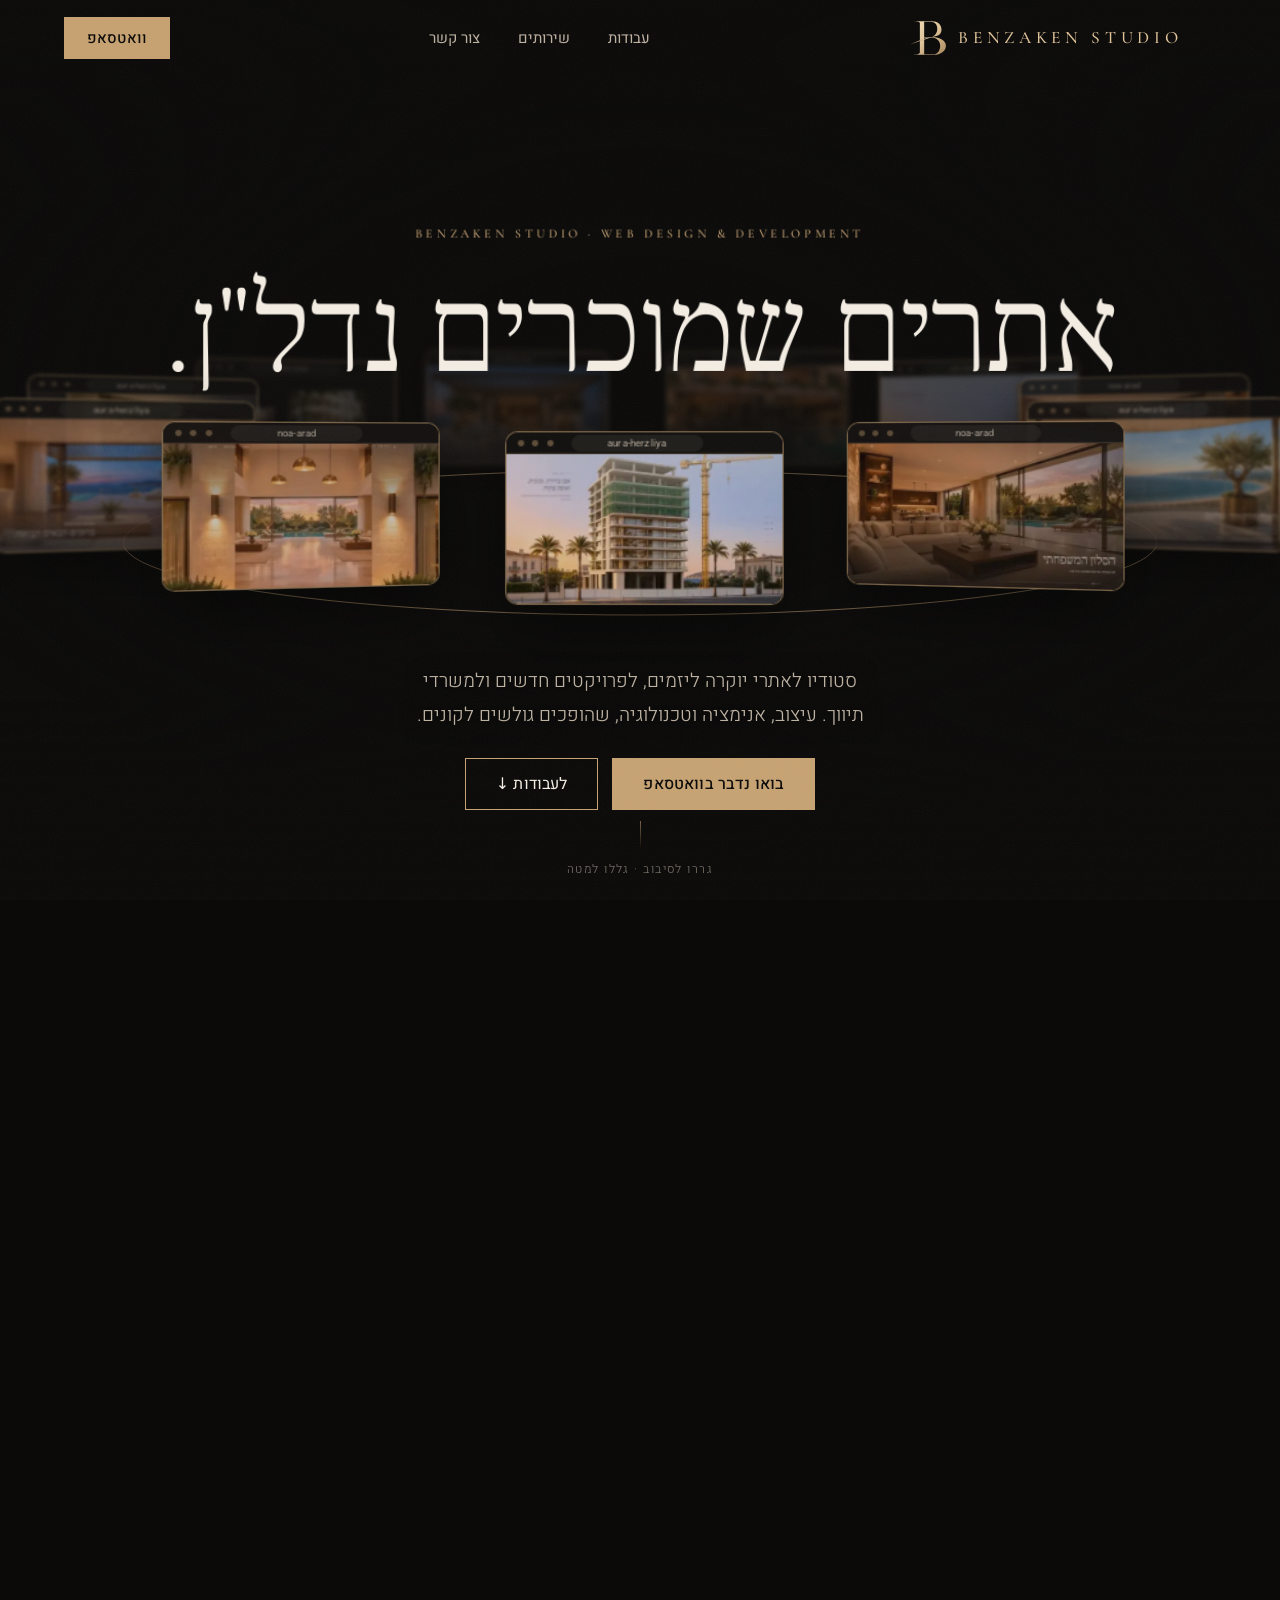
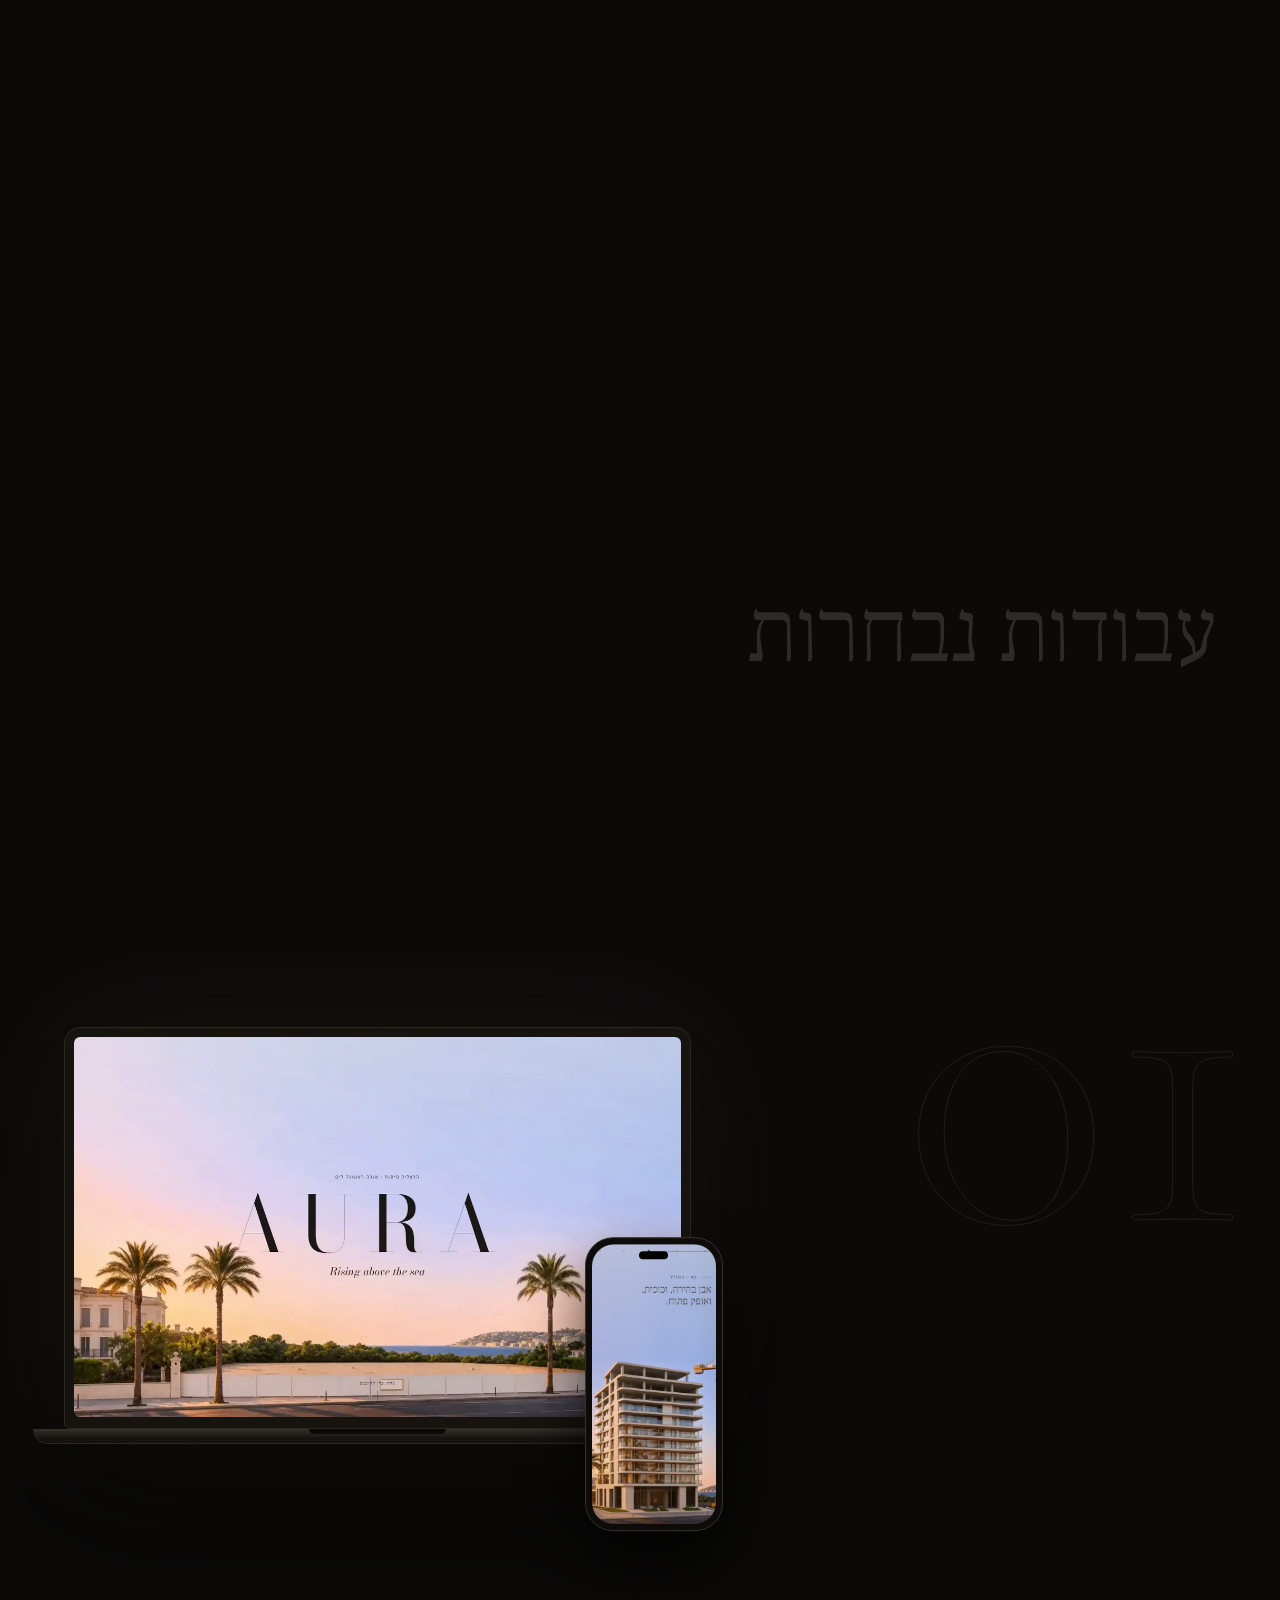
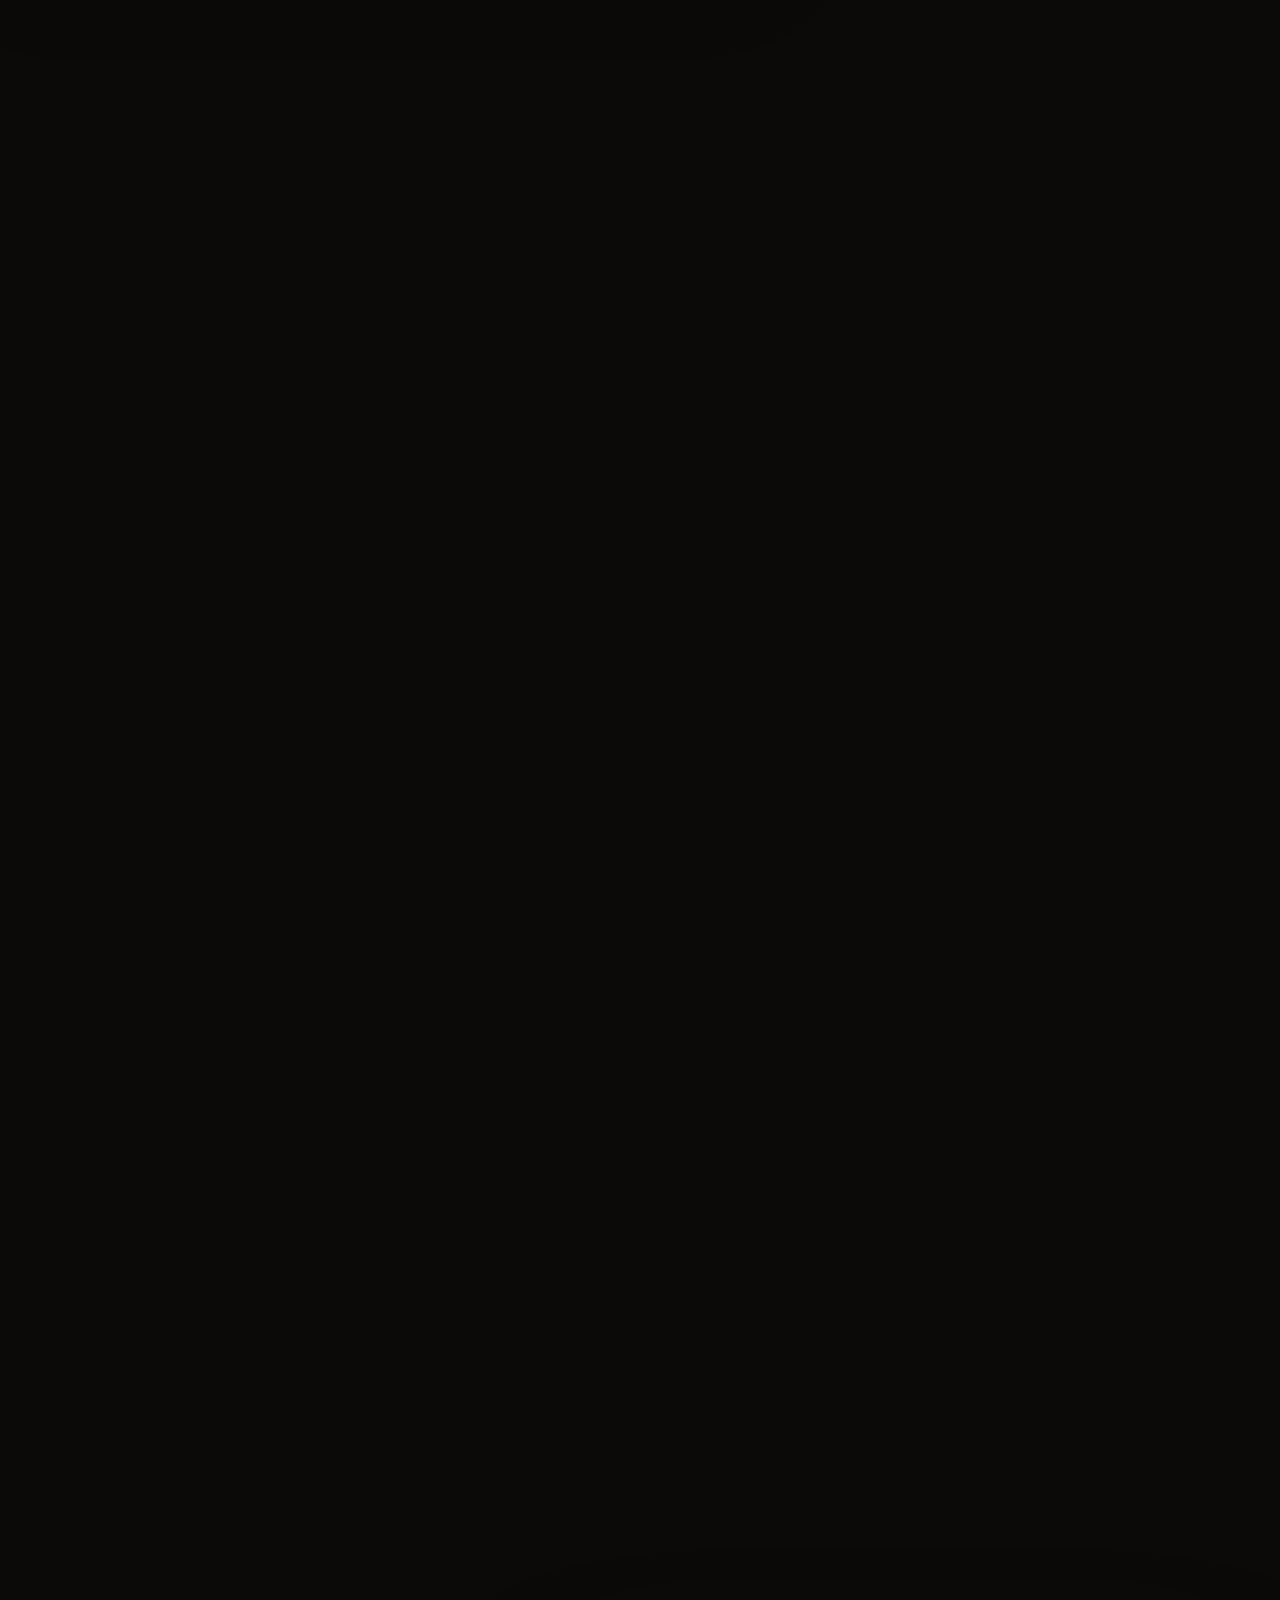
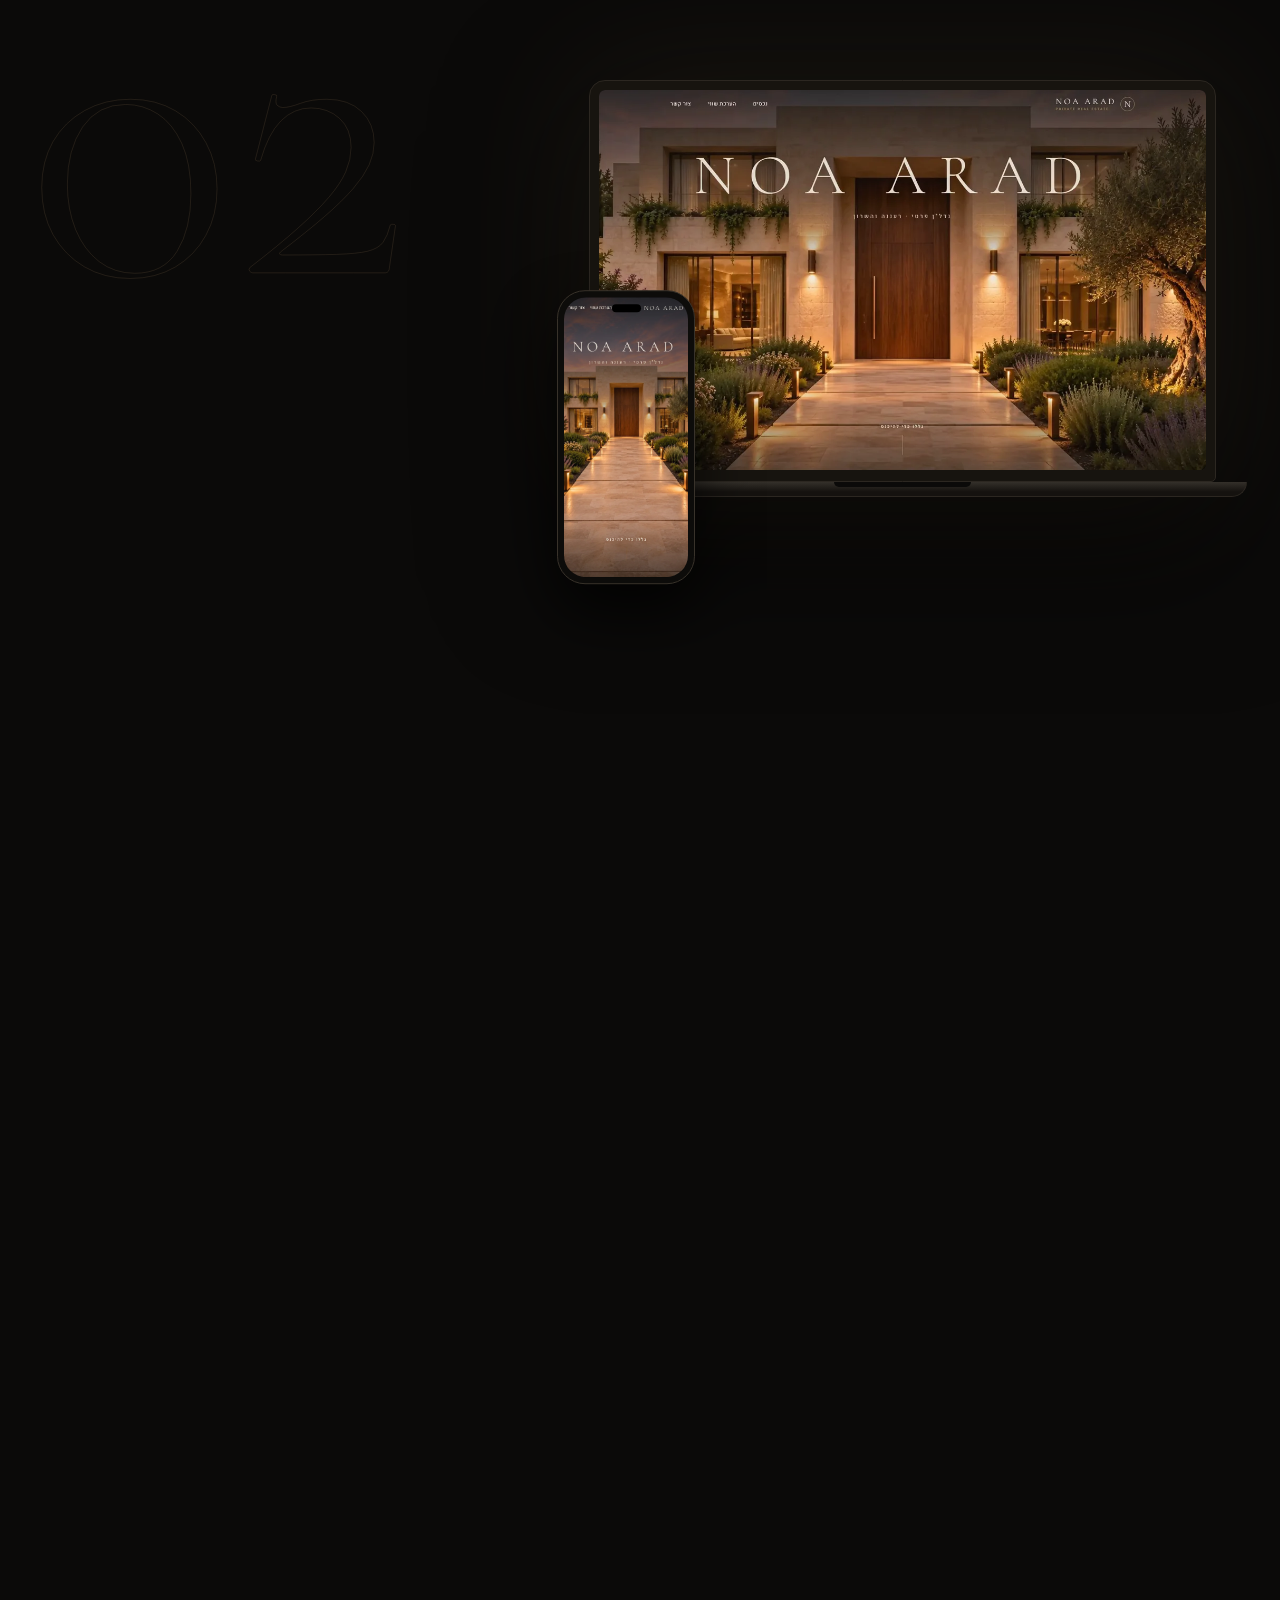
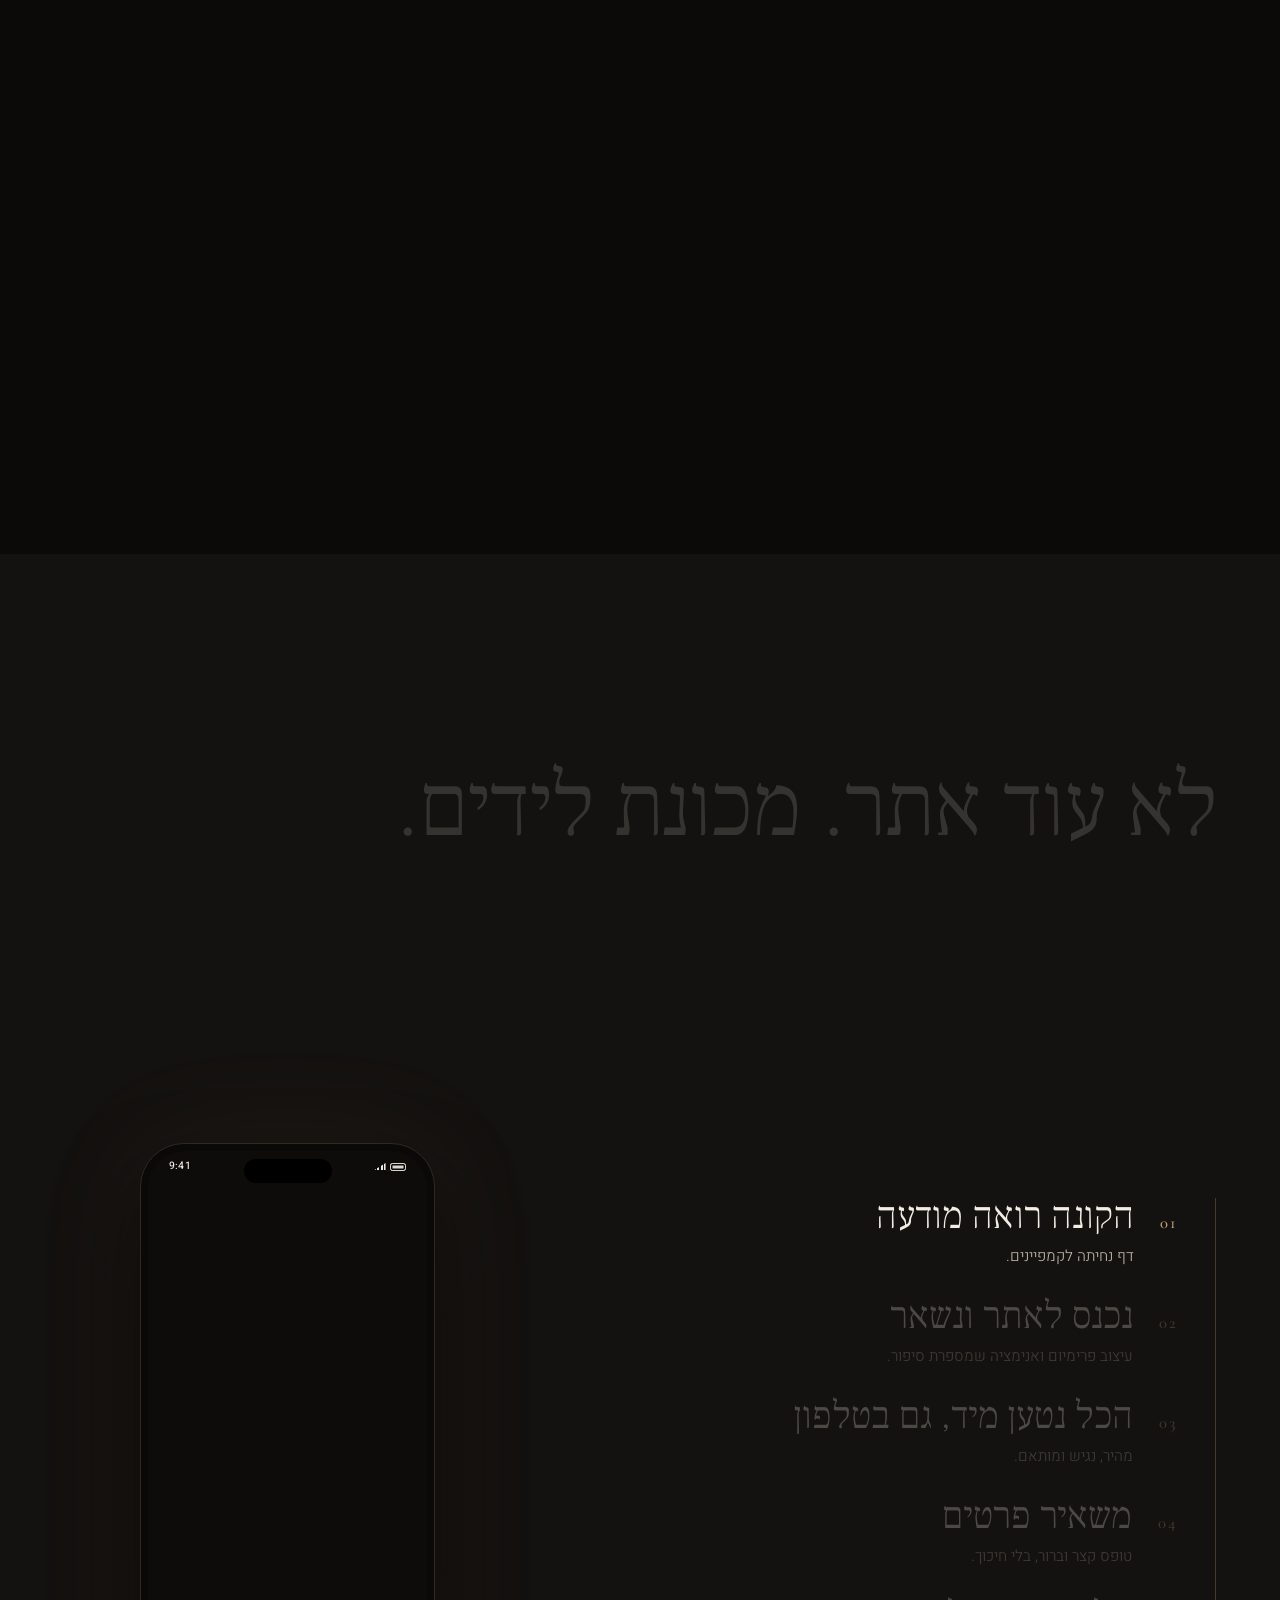
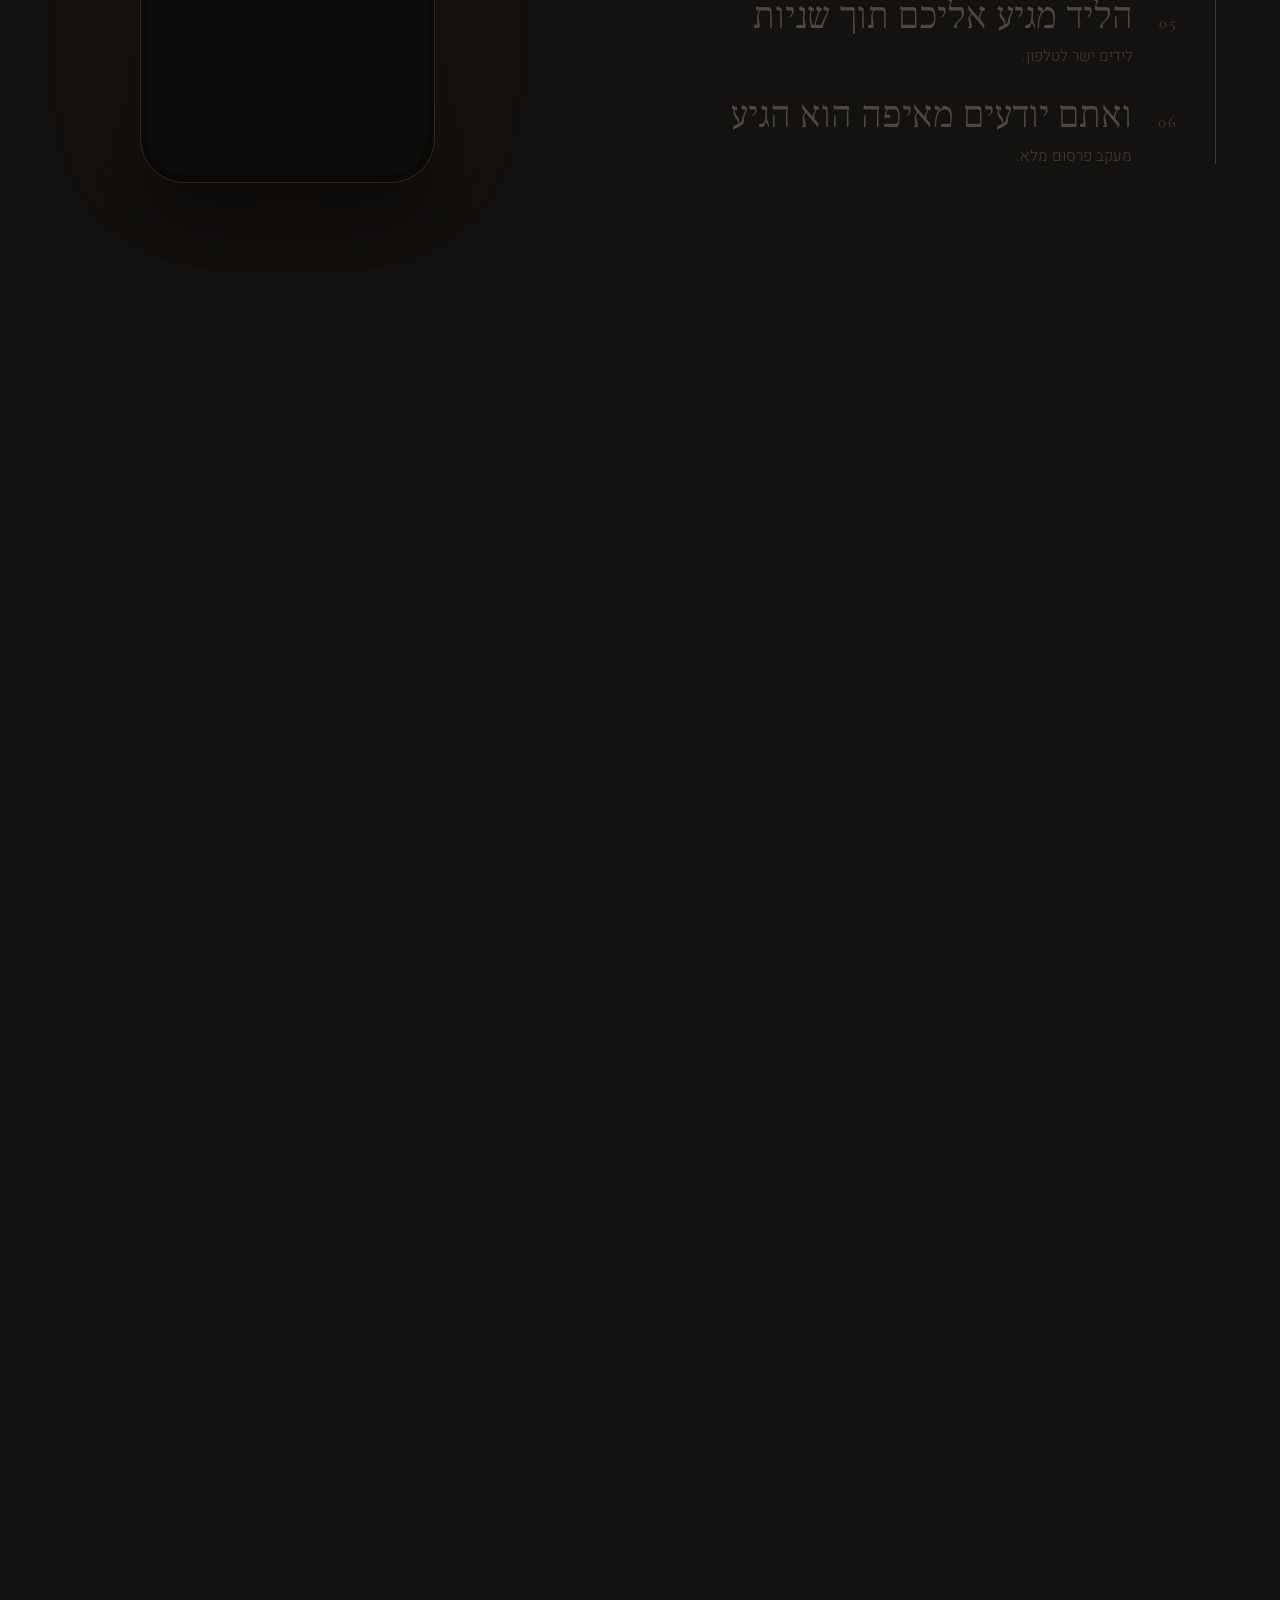
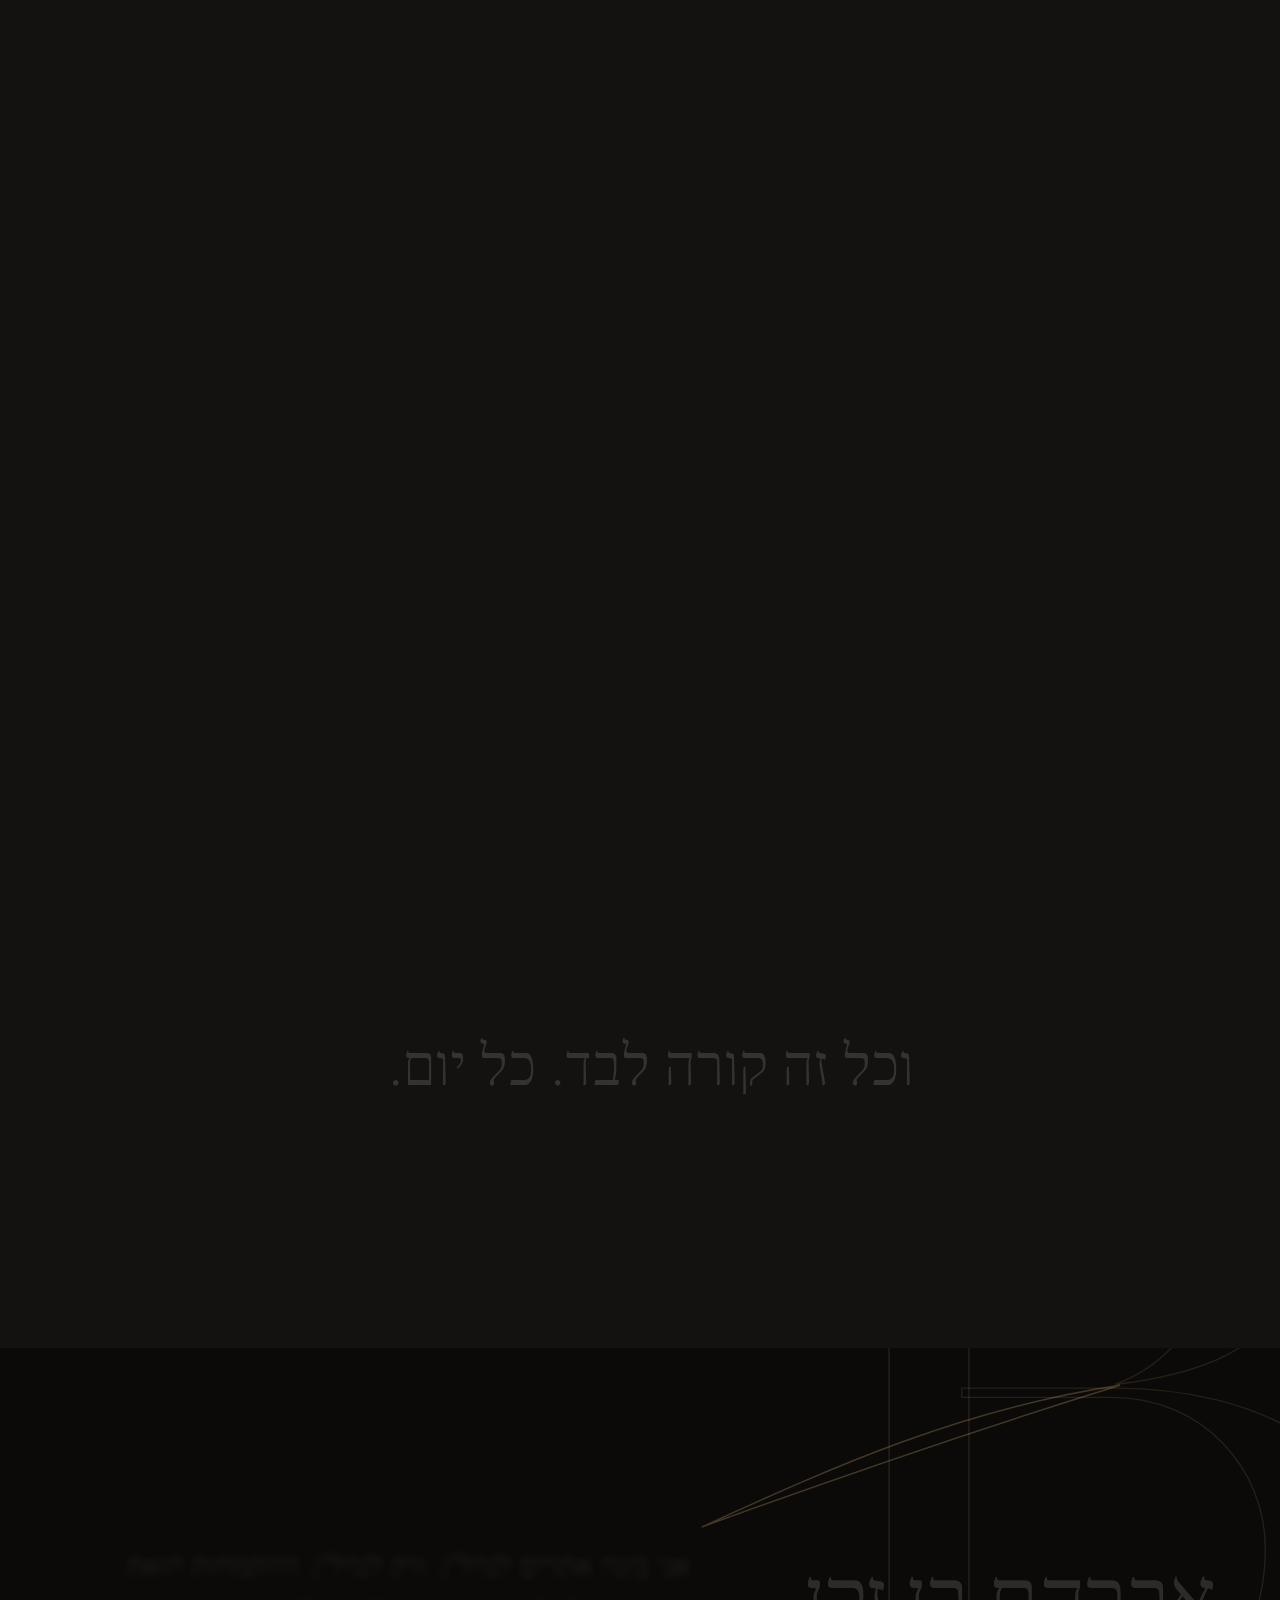
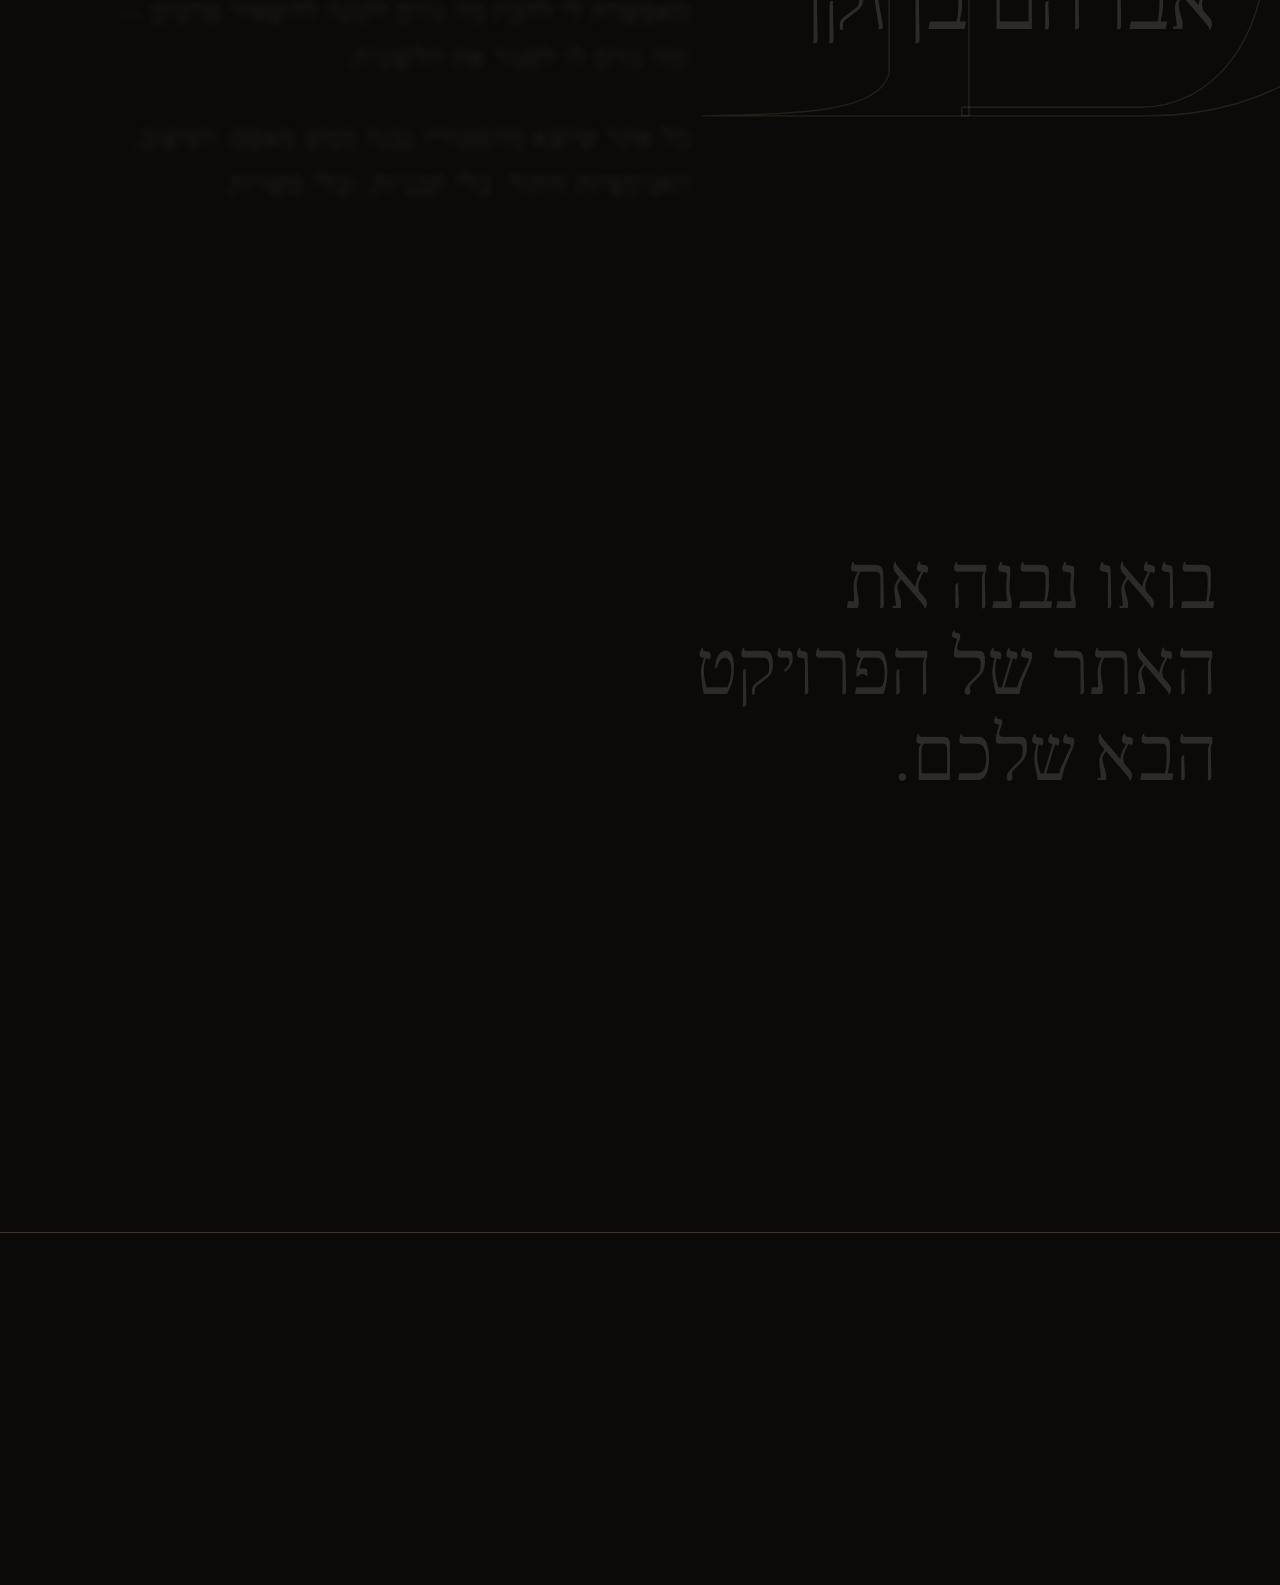
<file: index.html>
<!doctype html>
<html lang="he" dir="rtl">
<head>
<meta charset="utf-8">
<meta name="viewport" content="width=device-width, initial-scale=1, viewport-fit=cover">
<title>BENZAKEN STUDIO — אתרי יוקרה לנדל"ן</title>
<meta name="description" content="סטודיו לאתרי יוקרה ליזמים, לפרויקטים חדשים ולמשרדי תיווך. עיצוב, אנימציה וטכנולוגיה, שהופכים גולשים לקונים.">
<meta name="theme-color" content="#0B0A09">
<link rel="canonical" href="https://benzakenavi25-hub.github.io/benzaken-studio/">
<link rel="icon" href="assets/favicon.svg" type="image/svg+xml">
<link rel="apple-touch-icon" href="assets/apple-touch-icon.png">
<meta property="og:type" content="website">
<meta property="og:locale" content="he_IL">
<meta property="og:site_name" content="BENZAKEN STUDIO">
<meta property="og:title" content="BENZAKEN STUDIO — אתרי יוקרה לנדל&quot;ן">
<meta property="og:description" content="סטודיו לאתרי יוקרה ליזמים, לפרויקטים חדשים ולמשרדי תיווך. עיצוב, אנימציה וטכנולוגיה, שהופכים גולשים לקונים.">
<meta property="og:url" content="https://benzakenavi25-hub.github.io/benzaken-studio/">
<meta property="og:image" content="https://benzakenavi25-hub.github.io/benzaken-studio/assets/og.jpg">
<meta property="og:image:width" content="1200">
<meta property="og:image:height" content="630">
<meta property="og:image:alt" content="הלוגו של BENZAKEN STUDIO — אות B מוזהבת על רקע כהה">
<meta name="twitter:card" content="summary_large_image">
<script>if("scrollRestoration" in history)history.scrollRestoration="manual";(function(d){var c=d.classList;c.add('js');if(matchMedia('(prefers-reduced-motion: reduce)').matches)c.add('rm');else c.add('o3d');window.__plStart=performance.now();try{if(localStorage.getItem('bz-seen'))c.add('pl-skip');}catch(e){}})(document.documentElement);</script>
<link rel="preload" href="assets/fonts/heebo-hebrew.woff2" as="font" type="font/woff2" crossorigin>
<link rel="preload" href="assets/fonts/heebo-latin.woff2" as="font" type="font/woff2" crossorigin>
<link rel="stylesheet" href="css/site.css">
</head>
<body>
<a class="skip" href="#main">דלגו לתוכן</a>

<!-- ===== shared SVG defs: logo + icons ===== -->
<svg width="0" height="0" style="position:absolute" aria-hidden="true" focusable="false">
  <defs>
    <linearGradient id="lg-gold" gradientUnits="userSpaceOnUse" x1="200" y1="62" x2="1000" y2="940">
      <stop offset="0" stop-color="#EFD9B4"/><stop offset=".45" stop-color="#E0C49A"/><stop offset="1" stop-color="#A8875C"/>
    </linearGradient>
    <linearGradient id="lg-gold-sw" gradientUnits="userSpaceOnUse" x1="75" y1="672" x2="660" y2="474">
      <stop offset="0" stop-color="#A8875C"/><stop offset=".6" stop-color="#E0C49A"/><stop offset="1" stop-color="#F4E4C8"/>
    </linearGradient>
    <symbol id="lg-mono" viewBox="60 50 970 900">
      <g style="fill:var(--lg-fill,url(#lg-gold));stroke:var(--lg-stroke,none);stroke-width:var(--lg-sw,0)">
        <path class="lg-b" d="M185 62 L450 62 L450 937 L75 937 C205 934 322 934 338 878 L338 112 C334 74 285 65 185 62 Z"/>
        <path class="lg-b" d="M440 62 L650 62 C805 62 900 150 900 285 C900 395 825 452 655 472 C745 438 790 360 790 268 C790 150 735 77 620 77 L440 77 Z"/>
        <path class="lg-b" d="M440 477 L655 477 C860 477 1015 570 1015 702 C1015 842 880 937 700 937 L440 937 L440 925 L690 925 C792 925 866 830 866 702 C866 592 780 490 650 490 L440 490 Z"/>
      </g>
      <path class="lg-swoosh" style="fill:var(--lg-fill-sw,url(#lg-gold-sw));stroke:var(--lg-stroke-sw,#0B0A09);stroke-opacity:var(--lg-sw-op,.55);stroke-width:var(--lg-sw-w,2.5);paint-order:stroke" d="M75 672 C262 586 442 506 662 473 C478 530 300 590 75 672 Z"/>
    </symbol>
    <symbol id="i-wa" viewBox="0 0 24 24"><path d="M17.472 14.382c-.297-.149-1.758-.867-2.03-.967-.273-.099-.471-.148-.67.15-.197.297-.767.966-.94 1.164-.173.199-.347.223-.644.075-.297-.15-1.255-.463-2.39-1.475-.883-.788-1.48-1.761-1.653-2.059-.173-.297-.018-.458.13-.606.134-.133.298-.347.446-.52.149-.174.198-.298.298-.497.099-.198.05-.371-.025-.52-.075-.149-.669-1.612-.916-2.207-.242-.579-.487-.5-.669-.51-.173-.008-.371-.01-.57-.01-.198 0-.52.074-.792.372-.272.297-1.04 1.016-1.04 2.479 0 1.462 1.065 2.875 1.213 3.074.149.198 2.096 3.2 5.077 4.487.709.306 1.262.489 1.694.625.712.227 1.36.195 1.871.118.571-.085 1.758-.719 2.006-1.413.248-.694.248-1.289.173-1.413-.074-.124-.272-.198-.57-.347m-5.421 7.403h-.004a9.87 9.87 0 01-5.031-1.378l-.361-.214-3.741.982.998-3.648-.235-.374a9.86 9.86 0 01-1.51-5.26c.001-5.45 4.436-9.884 9.888-9.884 2.64 0 5.122 1.03 6.988 2.898a9.825 9.825 0 012.893 6.994c-.003 5.45-4.437 9.884-9.885 9.884m8.413-18.297A11.815 11.815 0 0012.05 0C5.495 0 .16 5.335.157 11.892c0 2.096.547 4.142 1.588 5.945L.057 24l6.305-1.654a11.882 11.882 0 005.683 1.448h.005c6.554 0 11.89-5.335 11.893-11.893a11.821 11.821 0 00-3.48-8.413Z"/></symbol>
  </defs>
</svg>

<!-- ===== preloader ===== -->
<div class="preloader" id="preloader" aria-hidden="true">
  <svg class="preloader__logo" viewBox="0 0 1000 760" role="img" aria-label="BENZAKEN STUDIO">
    <svg class="preloader__mono" x="338" y="20" width="324" height="301" viewBox="60 50 970 900">
      <path class="pl-b" pathLength="1" fill="url(#lg-gold)" stroke="#E0C49A" stroke-width="3" d="M185 62 L450 62 L450 937 L75 937 C205 934 322 934 338 878 L338 112 C334 74 285 65 185 62 Z"/>
      <path class="pl-b" pathLength="1" fill="url(#lg-gold)" stroke="#E0C49A" stroke-width="3" d="M440 62 L650 62 C805 62 900 150 900 285 C900 395 825 452 655 472 C745 438 790 360 790 268 C790 150 735 77 620 77 L440 77 Z"/>
      <path class="pl-b" pathLength="1" fill="url(#lg-gold)" stroke="#E0C49A" stroke-width="3" d="M440 477 L655 477 C860 477 1015 570 1015 702 C1015 842 880 937 700 937 L440 937 L440 925 L690 925 C792 925 866 830 866 702 C866 592 780 490 650 490 L440 490 Z"/>
      <path class="pl-sw" fill="url(#lg-gold-sw)" stroke="#0B0A09" stroke-opacity=".55" stroke-width="2.5" paint-order="stroke" d="M75 672 C262 586 442 506 662 473 C478 530 300 590 75 672 Z"/>
    </svg>
    <g class="pl-word" fill="#E0C49A" font-family="'Cormorant Garamond', serif" font-weight="500" text-anchor="middle">
      <text x="518" y="470" font-size="92" letter-spacing="36">BENZAKEN</text>
      <text x="510" y="565" font-size="44" letter-spacing="26">STUDIO</text>
      <text x="512" y="660" font-size="23" letter-spacing="13" font-weight="300">WEB DESIGN &amp; DEVELOPMENT</text>
    </g>
    <g class="pl-word" stroke="#C6A272" stroke-width="1.5" opacity=".7"><line x1="110" y1="552" x2="360" y2="552"/><line x1="660" y1="552" x2="910" y2="552"/></g>
  </svg>
</div>

<!-- ===== header ===== -->
<header class="header" id="header">
  <div class="header__inner">
    <a class="logo logo--h" href="#top" aria-label="BENZAKEN STUDIO — לראש העמוד">
      <svg viewBox="0 0 460 60" aria-hidden="true">
        <use href="#lg-mono" x="0" y="4" width="56" height="52"/>
        <text class="logo__txt" x="74" y="38" fill="#E0C49A" font-family="'Cormorant Garamond', serif" font-weight="500" font-size="26" letter-spacing="7">BENZAKEN STUDIO</text>
      </svg>
    </a>
    <a class="logo logo--m" href="#top" aria-label="BENZAKEN STUDIO — לראש העמוד">
      <svg viewBox="60 50 970 900" aria-hidden="true"><use href="#lg-mono" x="60" y="50" width="970" height="900"/></svg>
    </a>

    <nav class="nav" id="nav" aria-label="ניווט ראשי">
      <ul>
        <li><a href="#work">עבודות</a></li>
        <li><a href="#services">שירותים</a></li>
        <li><a href="#contact">צור קשר</a></li>
      </ul>
    </nav>

    <div class="header__cta">
      <a class="btn btn--solid btn--sm" data-wa href="https://wa.me/972532415558" target="_blank" rel="noopener">וואטסאפ</a>
      <button class="burger" id="burger" type="button" aria-expanded="false" aria-controls="nav" aria-label="תפריט"><span></span><span></span></button>
    </div>
  </div>
</header>

<!-- floating whatsapp -->
<a class="wafab" id="wafab" data-wa href="https://wa.me/972532415558" target="_blank" rel="noopener" aria-label="שליחת הודעה בוואטסאפ" tabindex="-1">
  <svg aria-hidden="true"><use href="#i-wa"/></svg>
</a>

<main id="main">

<!-- ===== 1. hero — orbit of browsers ===== -->
<section class="hero" id="top" aria-labelledby="hero-title">
  <div class="orbit" id="orbit" tabindex="0" role="group" aria-roledescription="קרוסלה" aria-label="עבודות נבחרות מהסטודיו. גררו או השתמשו בחיצים לסיבוב.">
    <svg class="orbit__line" id="orbitLine" aria-hidden="true" focusable="false"><path id="orbitPath" pathLength="1" fill="none" stroke="#C6A272" stroke-width="1" stroke-linecap="round" stroke-linejoin="round" opacity=".6"/></svg>
    <div class="orbit__world" id="orbitWorld">
      <div class="orbit__title" id="orbitTitle">
        <p class="label hero__label">BENZAKEN STUDIO · WEB DESIGN &amp; DEVELOPMENT</p>
        <h1 class="hero__title" id="hero-title">אתרים שמוכרים נדל"ן.</h1>
      </div>
      <ul class="orbit__cards" id="orbitCards">
        <li class="ocard" data-feat data-m data-r>
          <a class="ocard__a" href="#work-aura" aria-label="AURA הרצליה פיתוח – לפרויקט" draggable="false"><span class="ocard__bar" aria-hidden="true"><i></i><i></i><i></i><b>aura-herzliya</b></span><span class="ocard__view"><img data-src="assets/work/clips/aura-04-rooftop-welcome-480.webp" data-srcset="assets/work/clips/aura-04-rooftop-welcome-480.webp 480w, assets/work/clips/aura-04-rooftop-welcome.webp 960w" sizes="(max-width: 760px) 44vw, 17vw" alt="" width="960" height="540" decoding="async" draggable="false"><video muted loop playsinline preload="none" tabindex="-1" aria-hidden="true" disablepictureinpicture data-src="assets/work/clips/aura-04-rooftop-welcome.mp4"></video></span><span class="ocard__shade" aria-hidden="true"></span></a>
        </li>
        <li class="ocard" data-feat data-m data-r>
          <a class="ocard__a" href="#work-noa" aria-label="NOA ARAD נדל&quot;ן פרטי – לפרויקט" draggable="false"><span class="ocard__bar" aria-hidden="true"><i></i><i></i><i></i><b>noa-arad</b></span><span class="ocard__view"><img data-src="assets/work/clips/noa-01-door-hall-480.webp" data-srcset="assets/work/clips/noa-01-door-hall-480.webp 480w, assets/work/clips/noa-01-door-hall.webp 960w" sizes="(max-width: 760px) 44vw, 17vw" alt="" width="960" height="540" decoding="async" draggable="false"><video muted loop playsinline preload="none" tabindex="-1" aria-hidden="true" disablepictureinpicture data-src="assets/work/clips/noa-01-door-hall.mp4"></video></span><span class="ocard__shade" aria-hidden="true"></span></a>
        </li>
        <li class="ocard" data-m>
          <a class="ocard__a" href="#work-aura" aria-label="AURA הרצליה פיתוח – לפרויקט" draggable="false"><span class="ocard__bar" aria-hidden="true"><i></i><i></i><i></i><b>aura-herzliya</b></span><span class="ocard__view"><img data-src="assets/work/clips/aura-02-construction-480.webp" data-srcset="assets/work/clips/aura-02-construction-480.webp 480w, assets/work/clips/aura-02-construction.webp 960w" sizes="(max-width: 760px) 44vw, 17vw" alt="" width="960" height="540" decoding="async" draggable="false"><video muted loop playsinline preload="none" tabindex="-1" aria-hidden="true" disablepictureinpicture data-src="assets/work/clips/aura-02-construction.mp4"></video></span><span class="ocard__shade" aria-hidden="true"></span></a>
        </li>
        <li class="ocard" data-m data-r>
          <a class="ocard__a" href="#work-noa" aria-label="NOA ARAD נדל&quot;ן פרטי – לפרויקט" draggable="false"><span class="ocard__bar" aria-hidden="true"><i></i><i></i><i></i><b>noa-arad</b></span><span class="ocard__view"><img data-src="assets/work/clips/noa-02-stats-salon-480.webp" data-srcset="assets/work/clips/noa-02-stats-salon-480.webp 480w, assets/work/clips/noa-02-stats-salon.webp 960w" sizes="(max-width: 760px) 44vw, 17vw" alt="" width="960" height="540" decoding="async" draggable="false"><video muted loop playsinline preload="none" tabindex="-1" aria-hidden="true" disablepictureinpicture data-src="assets/work/clips/noa-02-stats-salon.mp4"></video></span><span class="ocard__shade" aria-hidden="true"></span></a>
        </li>
        <li class="ocard" data-m data-r>
          <a class="ocard__a" href="#work-aura" aria-label="AURA הרצליה פיתוח – לפרויקט" draggable="false"><span class="ocard__bar" aria-hidden="true"><i></i><i></i><i></i><b>aura-herzliya</b></span><span class="ocard__view"><img data-src="assets/work/clips/aura-05-balcony-sea-480.webp" data-srcset="assets/work/clips/aura-05-balcony-sea-480.webp 480w, assets/work/clips/aura-05-balcony-sea.webp 960w" sizes="(max-width: 760px) 44vw, 17vw" alt="" width="960" height="540" decoding="async" draggable="false"><video muted loop playsinline preload="none" tabindex="-1" aria-hidden="true" disablepictureinpicture data-src="assets/work/clips/aura-05-balcony-sea.mp4"></video></span><span class="ocard__shade" aria-hidden="true"></span></a>
        </li>
        <li class="ocard" data-m>
          <a class="ocard__a" href="#work-noa" aria-label="NOA ARAD נדל&quot;ן פרטי – לפרויקט" draggable="false"><span class="ocard__bar" aria-hidden="true"><i></i><i></i><i></i><b>noa-arad</b></span><span class="ocard__view"><img data-src="assets/work/clips/noa-03-suite-assets-480.webp" data-srcset="assets/work/clips/noa-03-suite-assets-480.webp 480w, assets/work/clips/noa-03-suite-assets.webp 960w" sizes="(max-width: 760px) 44vw, 17vw" alt="" width="960" height="540" decoding="async" draggable="false"><video muted loop playsinline preload="none" tabindex="-1" aria-hidden="true" disablepictureinpicture data-src="assets/work/clips/noa-03-suite-assets.mp4"></video></span><span class="ocard__shade" aria-hidden="true"></span></a>
        </li>
        <li class="ocard" data-m>
          <a class="ocard__a" href="#work-aura" aria-label="AURA הרצליה פיתוח – לפרויקט" draggable="false"><span class="ocard__bar" aria-hidden="true"><i></i><i></i><i></i><b>aura-herzliya</b></span><span class="ocard__view"><img data-src="assets/work/clips/aura-01-intro-480.webp" data-srcset="assets/work/clips/aura-01-intro-480.webp 480w, assets/work/clips/aura-01-intro.webp 960w" sizes="(max-width: 760px) 44vw, 17vw" alt="" width="960" height="540" decoding="async" draggable="false"><video muted loop playsinline preload="none" tabindex="-1" aria-hidden="true" disablepictureinpicture data-src="assets/work/clips/aura-01-intro.mp4"></video></span><span class="ocard__shade" aria-hidden="true"></span></a>
        </li>
        <li class="ocard" data-m>
          <a class="ocard__a" href="#work-noa" aria-label="NOA ARAD נדל&quot;ן פרטי – לפרויקט" draggable="false"><span class="ocard__bar" aria-hidden="true"><i></i><i></i><i></i><b>noa-arad</b></span><span class="ocard__view"><img data-src="assets/work/clips/noa-05-finale-480.webp" data-srcset="assets/work/clips/noa-05-finale-480.webp 480w, assets/work/clips/noa-05-finale.webp 960w" sizes="(max-width: 760px) 44vw, 17vw" alt="" width="960" height="540" decoding="async" draggable="false"><video muted loop playsinline preload="none" tabindex="-1" aria-hidden="true" disablepictureinpicture data-src="assets/work/clips/noa-05-finale.mp4"></video></span><span class="ocard__shade" aria-hidden="true"></span></a>
        </li>
        <li class="ocard">
          <a class="ocard__a" href="#work-aura" aria-label="AURA הרצליה פיתוח – לפרויקט" draggable="false"><span class="ocard__bar" aria-hidden="true"><i></i><i></i><i></i><b>aura-herzliya</b></span><span class="ocard__view"><img loading="lazy" data-src="assets/work/clips/aura-03-sunset-tower-480.webp" data-srcset="assets/work/clips/aura-03-sunset-tower-480.webp 480w, assets/work/clips/aura-03-sunset-tower.webp 960w" sizes="(max-width: 760px) 44vw, 17vw" alt="" width="960" height="540" decoding="async" draggable="false"><video muted loop playsinline preload="none" tabindex="-1" aria-hidden="true" disablepictureinpicture data-src="assets/work/clips/aura-03-sunset-tower.mp4"></video></span><span class="ocard__shade" aria-hidden="true"></span></a>
        </li>
        <li class="ocard">
          <a class="ocard__a" href="#work-noa" aria-label="NOA ARAD נדל&quot;ן פרטי – לפרויקט" draggable="false"><span class="ocard__bar" aria-hidden="true"><i></i><i></i><i></i><b>noa-arad</b></span><span class="ocard__view"><img loading="lazy" data-src="assets/work/clips/noa-04-listings-480.webp" data-srcset="assets/work/clips/noa-04-listings-480.webp 480w, assets/work/clips/noa-04-listings.webp 960w" sizes="(max-width: 760px) 44vw, 17vw" alt="" width="960" height="540" decoding="async" draggable="false"><video muted loop playsinline preload="none" tabindex="-1" aria-hidden="true" disablepictureinpicture data-src="assets/work/clips/noa-04-listings.mp4"></video></span><span class="ocard__shade" aria-hidden="true"></span></a>
        </li>
        <li class="ocard">
          <a class="ocard__a" href="#work-aura" aria-label="AURA הרצליה פיתוח – לפרויקט" draggable="false"><span class="ocard__bar" aria-hidden="true"><i></i><i></i><i></i><b>aura-herzliya</b></span><span class="ocard__view"><img loading="lazy" data-src="assets/work/clips/aura-06-floors-finale-480.webp" data-srcset="assets/work/clips/aura-06-floors-finale-480.webp 480w, assets/work/clips/aura-06-floors-finale.webp 960w" sizes="(max-width: 760px) 44vw, 17vw" alt="" width="960" height="540" decoding="async" draggable="false"><video muted loop playsinline preload="none" tabindex="-1" aria-hidden="true" disablepictureinpicture data-src="assets/work/clips/aura-06-floors-finale.mp4"></video></span><span class="ocard__shade" aria-hidden="true"></span></a>
        </li>
      </ul>
    </div>
  </div>

  <div class="hero__lower" id="heroLower">
    <p class="lead hero__sub">סטודיו לאתרי יוקרה ליזמים, לפרויקטים חדשים ולמשרדי תיווך. עיצוב, אנימציה וטכנולוגיה, שהופכים גולשים לקונים.</p>
    <div class="hero__ctas">
      <a class="btn btn--solid" data-wa href="https://wa.me/972532415558" target="_blank" rel="noopener">בואו נדבר בוואטסאפ</a>
      <a class="btn" href="#work">לעבודות ↓</a>
    </div>
  </div>
  <p class="hero__hint" id="heroHint"><span class="hero__hint-line" aria-hidden="true"></span>גררו לסיבוב · גללו למטה</p>
</section>

<!-- ===== 3. selected work ===== -->
<section class="section work" id="work" aria-labelledby="work-title">
  <div class="wrap work__head">
    <p class="label">SELECTED WORK</p>
    <h2 class="h2 ink-text" id="work-title">עבודות נבחרות</h2>
    <p class="lead">פרויקטי קונספט שבניתי מאפס — כל אחד מראה דרך אחרת למכור נדל"ן.</p>
  </div>

  <!-- case 01 -->
  <article class="case" id="work-aura" aria-labelledby="aura-name">
    <div class="case__bgnum" aria-hidden="true">01</div>
    <div class="wrap case__grid">
      <div class="case__info">
        <p class="label">פרויקט קונספט · אתר לפרויקט יזמות</p>
        <h3 class="case__name" id="aura-name"><span class="en">AURA</span> · הרצליה פיתוח</h3>
        <p class="case__desc">מגדל בוטיק מול הים. גלילה שמספרת את סיפור הבניין מהמגרש ועד הגג, בורר קומות עם הנוף מכל קומה, ומפרט מלא שמוביל להרשמה.</p>
        <p class="label case__built-title">מה בניתי</p>
        <ul class="case__list">
          <li>סיפור גלילה ב-5 פרקים</li>
          <li>בורר קומות ונוף אינטראקטיבי</li>
          <li>כרטיסי דירות ומפרט טכני</li>
          <li>טופס הרשמה מוקדמת</li>
        </ul>
        <a class="btn" href="https://benzakenavi25-hub.github.io/aura-herzliya/" target="_blank" rel="noopener">לאתר החי ←</a>
      </div>
      <div class="case__device">
        <div class="laptop">
          <div class="laptop__lid">
            <div class="laptop__screen">
              <img class="laptop__poster" data-near-src="assets/work/aura/poster-1280.webp" width="1280" height="720" loading="lazy" decoding="async" alt="גלילה באתר AURA">
              <video class="laptop__video" muted playsinline loop preload="none" data-src="assets/work/aura/scroll-scrub.mp4" data-src-m="assets/work/aura/scroll-960.mp4" aria-hidden="true" tabindex="-1"></video>
            </div>
          </div>
          <div class="laptop__base"></div>
        </div>
        <div class="phone" aria-hidden="false">
          <div class="phone__screen"><img data-near-src="assets/work/aura/mobile-story-780.webp" width="780" height="1688" loading="lazy" alt="אתר AURA בנייד — סיפור הבניין"></div>
        </div>
      </div>
    </div>
  </article>

  <!-- case 02 -->
  <article class="case case--flip" id="work-noa" aria-labelledby="noa-name">
    <div class="case__bgnum" aria-hidden="true">02</div>
    <div class="wrap case__grid">
      <div class="case__info">
        <p class="label">פרויקט קונספט · אתר לסוכנת יוקרה</p>
        <h3 class="case__name" id="noa-name"><span class="en">NOA ARAD</span> · נדל"ן פרטי</h3>
        <p class="case__desc">כניסה לבית דרך הדלת — הגלילה הופכת לסיור. נכסים שמתעדכנים מקובץ אחד, קיר "נמכר", מפה עם המלצות לקוחות וטופס הערכת שווי שמביא מוכרים.</p>
        <p class="label case__built-title">מה בניתי</p>
        <ul class="case__list">
          <li>פתיחה קולנועית "דרך הדלת"</li>
          <li>סיור אופקי בחדרי הבית</li>
          <li>מערכת נכסים + עמוד לכל נכס</li>
          <li>טופס "כמה שווה הנכס שלך?"</li>
        </ul>
        <a class="btn" href="https://benzakenavi25-hub.github.io/noa-arad-real-estate/" target="_blank" rel="noopener">לאתר החי ←</a>
      </div>
      <div class="case__device">
        <div class="laptop">
          <div class="laptop__lid">
            <div class="laptop__screen">
              <img class="laptop__poster" data-near-src="assets/work/noa-arad/poster-1280.webp" width="1280" height="720" loading="lazy" decoding="async" alt="גלילה באתר NOA ARAD">
              <video class="laptop__video" muted playsinline loop preload="none" data-src="assets/work/noa-arad/scroll-scrub.mp4" data-src-m="assets/work/noa-arad/scroll-960.mp4" aria-hidden="true" tabindex="-1"></video>
            </div>
          </div>
          <div class="laptop__base"></div>
        </div>
        <div class="phone">
          <div class="phone__screen"><img data-near-src="assets/work/noa-arad/mobile-hero-780.webp" width="780" height="1688" loading="lazy" alt="אתר NOA ARAD בנייד — דלת הכניסה"></div>
        </div>
      </div>
    </div>
  </article>
</section>

<!-- ===== 4. what you get — the journey of a lead (scroll story) ===== -->
<section class="section section--raised journey" id="services" aria-labelledby="services-title">
  <div class="wrap journey__head">
    <p class="label">WHAT YOU GET</p>
    <h2 class="h2 ink-text" id="services-title">לא עוד אתר. מכונת לידים.</h2>
    <p class="lead">ככה עובד אתר שנבנה כדי למכור — צעד אחר צעד.</p>
  </div>

  <!-- Desktop (≥1024, motion on): the stage pins, one row is lit at a time and its scene plays in the phone.
       Mobile / reduced motion / no JS: each step is a block with its own small phone below the text. -->
  <div class="wrap journey__stage">
    <div class="jsteps-wrap">
      <span class="jsteps__line" aria-hidden="true"><span class="jsteps__fill"></span></span>
      <ol class="jsteps">

        <li class="jstep">
          <div class="jstep__text">
            <span class="jstep__num en" aria-hidden="true">01</span>
            <h3 class="jstep__title">הקונה רואה מודעה</h3>
            <p class="jstep__desc">דף נחיתה לקמפיינים.</p>
          </div>
          <div class="jphone jphone--sm" aria-hidden="true"><div class="jscreen">
            <div class="jscreen__bar"><span>9:41</span><span class="jscreen__ic"><i></i><b></b></span></div>
            <div class="jscene sc-ad">
              <div class="sc-ad__top">
                <span class="sc-ad__avatar">N</span>
                <span class="sc-ad__who"><b>noa.arad</b><span>ממומן</span></span>
                <span class="sc-ad__more">•••</span>
              </div>
              <div class="sc-ad__img"><img src="assets/work/clips/noa-05-finale-480.webp" width="480" height="270" loading="lazy" decoding="async" alt=""></div>
              <div class="sc-ad__cta"><span>לפרטים</span><span class="sc-ad__arrow">‹</span><span class="sc-tap"></span></div>
              <div class="sc-ad__icons">
                <svg viewBox="0 0 24 24"><path d="M12 20s-7-4.4-7-10a4 4 0 0 1 7-2.6A4 4 0 0 1 19 10c0 5.6-7 10-7 10Z"/></svg>
                <svg viewBox="0 0 24 24"><path d="M20 11.5a8 8 0 0 1-11.8 7L4 20l1.4-4A8 8 0 1 1 20 11.5Z"/></svg>
                <svg viewBox="0 0 24 24"><path d="M21 4 3 11l7 2.5L12.5 21 21 4Zm-11 9.5L21 4"/></svg>
              </div>
              <div class="sc-ad__cap"><b>noa.arad</b> וילה עם בריכה ברעננה · 6 חדרים · נכנסים לסיור</div>
              <div class="sc-ad__nav">
                <svg viewBox="0 0 24 24"><path d="M4 10.5 12 4l8 6.5V20h-5v-6H9v6H4z"/></svg>
                <svg viewBox="0 0 24 24"><circle cx="11" cy="11" r="6.5"/><path d="m16 16 4 4"/></svg>
                <svg viewBox="0 0 24 24"><rect x="4" y="4" width="16" height="16" rx="4.5"/><path d="M12 8.5v7M8.5 12h7"/></svg>
                <svg viewBox="0 0 24 24"><rect x="4" y="4" width="16" height="16" rx="4.5"/><path d="m10.5 9.5 4 2.5-4 2.5z"/></svg>
                <span class="sc-ad__me"></span>
              </div>
            </div>
          </div></div>
        </li>

        <li class="jstep">
          <div class="jstep__text">
            <span class="jstep__num en" aria-hidden="true">02</span>
            <h3 class="jstep__title">נכנס לאתר ונשאר</h3>
            <p class="jstep__desc">עיצוב פרימיום ואנימציה שמספרת סיפור.</p>
          </div>
          <div class="jphone jphone--sm" aria-hidden="true"><div class="jscreen">
            <div class="jscreen__bar"><span>9:41</span><span class="jscreen__ic"><i></i><b></b></span></div>
            <div class="jscene sc-site">
              <span class="sc-site__url">noa-arad</span>
              <div class="sc-site__view">
                <img src="assets/work/clips/noa-01-door-hall-480.webp" width="480" height="270" loading="lazy" decoding="async" alt="">
                <video muted playsinline loop preload="none" data-src="assets/work/clips/noa-01-door-hall.mp4" tabindex="-1"></video>
              </div>
            </div>
          </div></div>
        </li>

        <li class="jstep">
          <div class="jstep__text">
            <span class="jstep__num en" aria-hidden="true">03</span>
            <h3 class="jstep__title">הכל נטען מיד, גם בטלפון</h3>
            <p class="jstep__desc">מהיר, נגיש ומותאם.</p>
          </div>
          <div class="jphone jphone--sm" aria-hidden="true"><div class="jscreen">
            <div class="jscreen__bar"><span>9:41</span><span class="jscreen__ic"><i></i><b></b></span></div>
            <div class="jscene sc-speed">
              <div class="sc-gauge">
                <svg viewBox="0 0 120 120"><circle class="sc-gauge__track" cx="60" cy="60" r="52"/><circle class="sc-gauge__arc" cx="60" cy="60" r="52" pathLength="100"/></svg>
                <span class="sc-gauge__num"></span>
              </div>
              <span class="sc-speed__label">ביצועים</span>
              <span class="sc-speed__rows">
                <span class="sc-speed__row">נטען מהר בנייד<i>✓</i></span>
                <span class="sc-speed__row">נגישות<i>✓</i></span>
                <span class="sc-speed__row">מותאם לכל מסך<i>✓</i></span>
              </span>
            </div>
          </div></div>
        </li>

        <li class="jstep">
          <div class="jstep__text">
            <span class="jstep__num en" aria-hidden="true">04</span>
            <h3 class="jstep__title">משאיר פרטים</h3>
            <p class="jstep__desc">טופס קצר וברור, בלי חיכוך.</p>
          </div>
          <div class="jphone jphone--sm" aria-hidden="true"><div class="jscreen">
            <div class="jscreen__bar"><span>9:41</span><span class="jscreen__ic"><i></i><b></b></span></div>
            <div class="jscene sc-form">
              <div class="sc-form__card">
                <span class="sc-form__title">רוצים לשמוע עוד?</span>
                <span class="sc-form__sub">השאירו פרטים ונחזור אליכם היום</span>
                <span class="sc-field"><span class="sc-field__l">שם</span><span class="sc-field__v"><span class="sc-type sc-type--name">דנה</span></span></span>
                <span class="sc-field"><span class="sc-field__l">טלפון</span><span class="sc-field__v sc-field__v--ltr"><span class="sc-type sc-type--phone">050-•••-••12</span></span></span>
                <span class="sc-field"><span class="sc-field__l">מה מחפשים?</span>
                  <span class="sc-chips"><span>3 חדרים</span><span class="sc-chip--on">4 חדרים</span><span>5+</span></span></span>
                <span class="sc-form__btn">שליחה<span class="sc-tap"></span></span>
                <span class="sc-form__ok">✓ הפרטים נשלחו</span>
              </div>
            </div>
          </div></div>
        </li>

        <li class="jstep">
          <div class="jstep__text">
            <span class="jstep__num en" aria-hidden="true">05</span>
            <h3 class="jstep__title">הליד מגיע אליכם תוך שניות</h3>
            <p class="jstep__desc">לידים ישר לטלפון.</p>
          </div>
          <div class="jphone jphone--sm" aria-hidden="true"><div class="jscreen">
            <div class="jscreen__bar"><span>9:41</span><span class="jscreen__ic"><i></i><b></b></span></div>
            <div class="jscene sc-lock">
              <span class="sc-lock__date">יום שלישי, 14 בינואר</span>
              <span class="sc-lock__time">9:41</span>
              <span class="sc-notes">
                <span class="sc-note">
                  <span class="sc-note__ic"><svg viewBox="0 0 24 24"><path d="M20 11.5a8 8 0 0 1-11.8 7L4 20l1.4-4A8 8 0 1 1 20 11.5Z"/></svg></span>
                  <span class="sc-note__body"><span class="sc-note__head"><b>ליד חדש · דנה</b><span>לפני רגע</span></span><span>מתעניינת ב-4 חדרים</span></span>
                </span>
                <span class="sc-note sc-note--2">
                  <span class="sc-note__ic"><svg viewBox="0 0 24 24"><path d="M20 11.5a8 8 0 0 1-11.8 7L4 20l1.4-4A8 8 0 1 1 20 11.5Z"/></svg></span>
                  <span class="sc-note__body"><span class="sc-note__head"><b>ליד חדש · אורי</b><span>לפני רגע</span></span><span>מבקש לתאם סיור בנכס</span></span>
                </span>
              </span>
              <span class="sc-lock__dock"><i></i><i></i></span>
            </div>
          </div></div>
        </li>

        <li class="jstep">
          <div class="jstep__text">
            <span class="jstep__num en" aria-hidden="true">06</span>
            <h3 class="jstep__title">ואתם יודעים מאיפה הוא הגיע</h3>
            <p class="jstep__desc">מעקב פרסום מלא.</p>
          </div>
          <div class="jphone jphone--sm" aria-hidden="true"><div class="jscreen">
            <div class="jscreen__bar"><span>9:41</span><span class="jscreen__ic"><i></i><b></b></span></div>
            <div class="jscene sc-dash">
              <span class="sc-dash__label">לידים לפי מודעה · 7 ימים</span>
              <span class="sc-dash__total"><span class="sc-dash__num"></span> לידים</span>
              <span class="sc-bars">
                <span class="sc-bar" style="--h:.39"><span class="sc-bar__n">9</span><span class="sc-bar__col"></span><span class="sc-bar__k">מודעה <bdi>A</bdi></span></span>
                <span class="sc-bar sc-bar--top" style="--h:1"><span class="sc-bar__n">23</span><span class="sc-bar__col"></span><span class="sc-bar__k">מודעה <bdi>B</bdi></span></span>
                <span class="sc-bar" style="--h:.61"><span class="sc-bar__n">14</span><span class="sc-bar__col"></span><span class="sc-bar__k">מודעה <bdi>C</bdi></span></span>
              </span>
              <span class="sc-dash__win">מודעה <bdi>B</bdi> · 23 לידים · ₪41 לליד</span>
            </div>
          </div></div>
        </li>

      </ol>
    </div>

    <div class="journey__aside">
      <div class="jphone jphone--lg" aria-hidden="true"><div class="jscreen">
        <div class="jscreen__bar"><span>9:41</span><span class="jscreen__ic"><i></i><b></b></span></div>
      </div></div>
      <span class="journey__dots" aria-hidden="true"><i></i><i></i><i></i><i></i><i></i><i></i></span>
      <div class="journey__caption"></div>
    </div>
    <p class="journey__note">הדגמה להמחשה</p>
  </div>

  <div class="wrap journey__end">
    <p class="journey__end-line ink-text">וכל זה קורה לבד. כל יום.</p>
    <a class="btn btn--solid" data-wa href="https://wa.me/972532415558" target="_blank" rel="noopener">אני רוצה מכונה כזו ←</a>
  </div>
</section>

<!-- ===== 7. about ===== -->
<section class="section about" id="about" aria-labelledby="about-title">
  <svg class="about__bg" viewBox="60 50 970 900" aria-hidden="true"><use href="#lg-mono" x="60" y="50" width="970" height="900"/></svg>
  <div class="wrap about__grid">
    <div>
      <p class="label">THE STUDIO</p>
      <h2 class="h2 ink-text" id="about-title">אברהם בן זקן</h2>
    </div>
    <div class="about__text">
      <p>אני בונה אתרים לנדל"ן, ורק לנדל"ן. ההתמחות הזאת מאפשרת לי להבין מה גורם לקונה להשאיר פרטים — ומה גורם לו לסגור את הלשונית.</p>
      <p>כל אתר שיוצא מהסטודיו נבנה ממש מאפס: העיצוב, האנימציות והקוד. בלי תבניות, ובלי פשרות.</p>
    </div>
  </div>
</section>

<!-- ===== 9. contact ===== -->
<section class="section contact" id="contact" aria-labelledby="contact-title">
  <div class="wrap contact__grid">
    <div class="contact__lead">
      <h2 class="h2 contact__title ink-text" id="contact-title">בואו נבנה את האתר של הפרויקט הבא שלכם.</h2>
      <ul class="contact__links">
        <li><span class="label">WhatsApp</span><a href="https://wa.me/972532415558" data-wa target="_blank" rel="noopener" class="en" dir="ltr">053-241-5558</a></li>
        <li><span class="label">Email</span><a href="mailto:avrahamwebsites@gmail.com" class="en">avrahamwebsites@gmail.com</a></li>
        <li><span class="label">Instagram</span><a href="https://instagram.com/benzaken.studio" target="_blank" rel="noopener" class="en">@benzaken.studio</a></li>
      </ul>
    </div>

    <form class="form" id="leadForm" novalidate>
      <div class="field">
        <label for="f-name">שם</label>
        <input id="f-name" name="name" type="text" autocomplete="name" required aria-describedby="e-name">
        <p class="field__err" id="e-name" role="alert"></p>
      </div>
      <div class="field">
        <label for="f-phone">טלפון</label>
        <input id="f-phone" name="phone" type="tel" inputmode="tel" autocomplete="tel" dir="ltr" required aria-describedby="e-phone">
        <p class="field__err" id="e-phone" role="alert"></p>
      </div>
      <fieldset class="field field--choice" aria-describedby="e-type">
        <legend>סוג הפרויקט</legend>
        <div class="choices">
          <label class="choice"><input type="radio" name="type" value="פרויקט יזמות"><span>פרויקט יזמות</span></label>
          <label class="choice"><input type="radio" name="type" value="משרד תיווך"><span>משרד תיווך</span></label>
          <label class="choice"><input type="radio" name="type" value="אחר"><span>אחר</span></label>
        </div>
        <p class="field__err" id="e-type" role="alert"></p>
      </fieldset>
      <button class="btn btn--solid form__submit" type="submit"><svg aria-hidden="true"><use href="#i-wa"/></svg>שליחה בוואטסאפ</button>
      <p class="form__note">הפרטים נשלחים דרך וואטסאפ בלבד ואינם נשמרים באתר · <a href="privacy.html">מדיניות פרטיות</a></p>
    </form>
  </div>
</section>

</main>

<!-- ===== footer ===== -->
<footer class="footer">
  <div class="wrap footer__inner">
    <svg class="footer__logo" viewBox="0 0 1000 760" role="img" aria-label="BENZAKEN STUDIO">
      <use href="#lg-mono" x="338" y="20" width="324" height="301"/>
      <g fill="#E0C49A" font-family="'Cormorant Garamond', serif" font-weight="500" text-anchor="middle">
        <text x="518" y="470" font-size="92" letter-spacing="36">BENZAKEN</text>
        <text x="510" y="565" font-size="44" letter-spacing="26">STUDIO</text>
        <text x="512" y="660" font-size="23" letter-spacing="13" font-weight="300">WEB DESIGN &amp; DEVELOPMENT</text>
      </g>
      <g stroke="#C6A272" stroke-width="1.5" opacity=".7"><line x1="110" y1="552" x2="360" y2="552"/><line x1="660" y1="552" x2="910" y2="552"/></g>
    </svg>
    <p class="footer__copy">© 2026 אברהם בן זקן · <a href="accessibility.html">הצהרת נגישות</a> · <a href="privacy.html">מדיניות פרטיות</a></p>
  </div>
</footer>

<div class="grain" aria-hidden="true"></div>
<script type="module" src="js/main.js"></script>
</body>
</html>
</file>
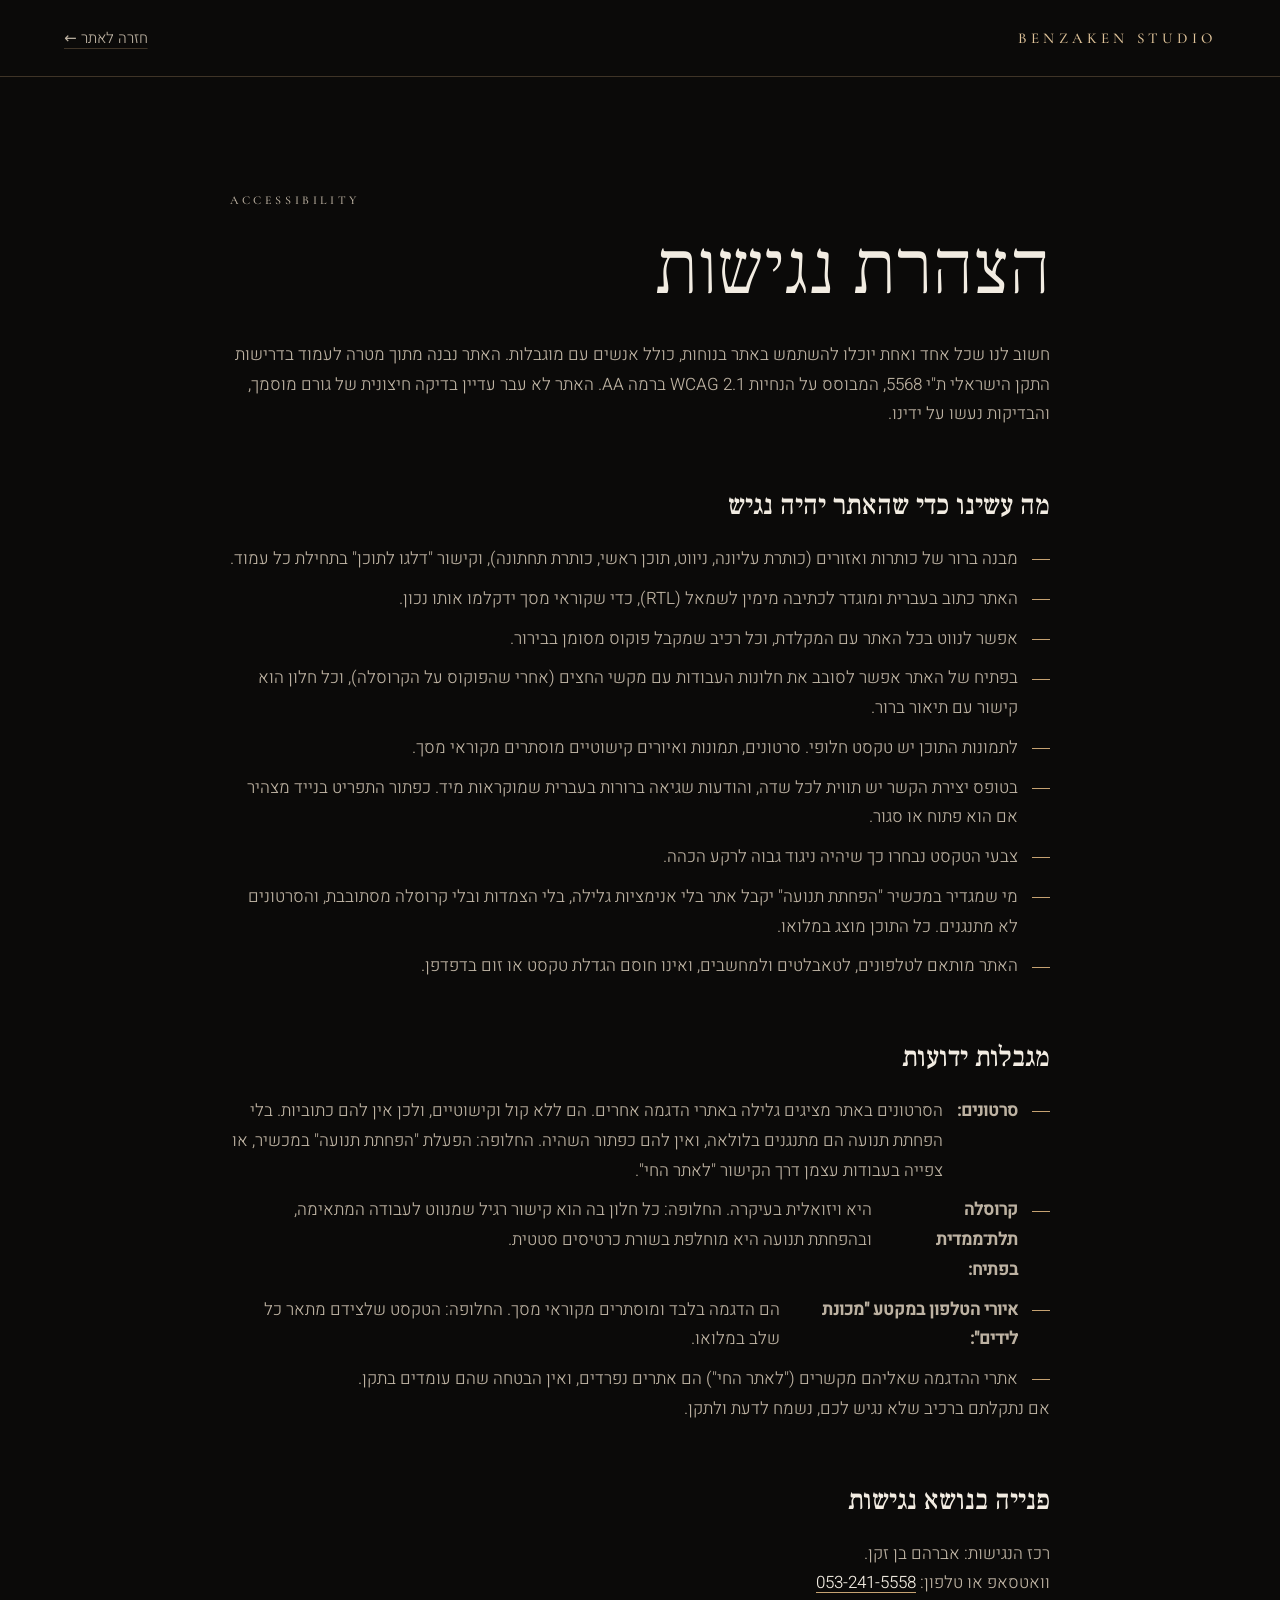
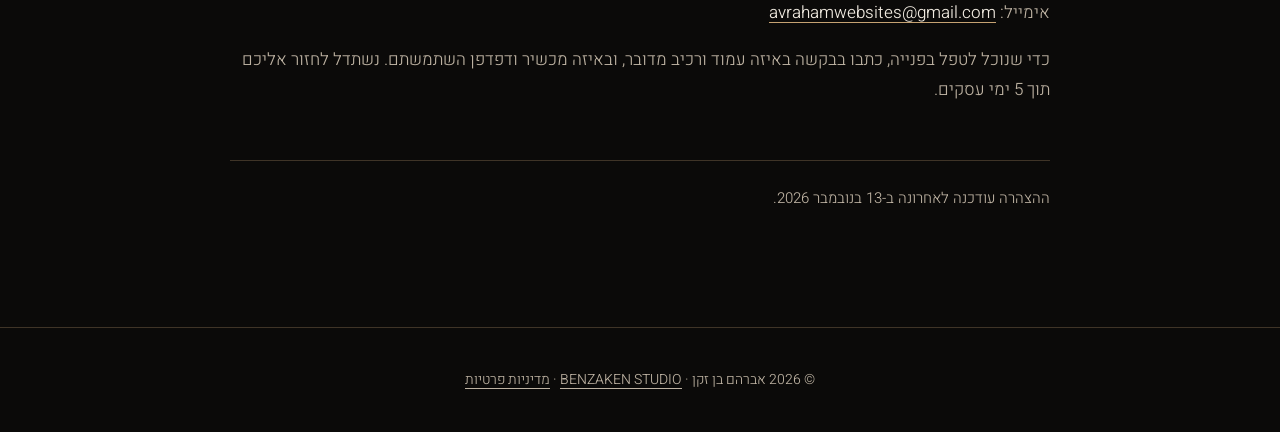
<file: accessibility.html>
<!doctype html>
<html lang="he" dir="rtl">
<head>
<meta charset="utf-8">
<meta name="viewport" content="width=device-width, initial-scale=1, viewport-fit=cover">
<title>הצהרת נגישות — BENZAKEN STUDIO</title>
<meta name="description" content="הצהרת הנגישות של אתר BENZAKEN STUDIO: מה נעשה כדי שהאתר יהיה נגיש, מגבלות ידועות, ואיך פונים אלינו בנושא נגישות.">
<meta name="theme-color" content="#0B0A09">
<meta name="robots" content="noindex, follow">
<link rel="icon" href="assets/favicon.svg" type="image/svg+xml">
<link rel="apple-touch-icon" href="assets/apple-touch-icon.png">
<link rel="preload" href="assets/fonts/heebo-hebrew.woff2" as="font" type="font/woff2" crossorigin>
<link rel="preload" href="assets/fonts/frank-ruhl-libre-hebrew.woff2" as="font" type="font/woff2" crossorigin>
<link rel="stylesheet" href="css/site.css">
</head>
<body>
<a class="skip" href="#main">דלגו לתוכן</a>
<header class="a11y-head">
  <div class="wrap">
    <a class="brand" href="index.html" aria-label="BENZAKEN STUDIO — לעמוד הבית">BENZAKEN STUDIO</a>
    <a class="back" href="index.html">חזרה לאתר ←</a>
  </div>
</header>

<main id="main" class="a11y">
  <div class="wrap">
    <p class="label">ACCESSIBILITY</p>
    <h1>הצהרת נגישות</h1>
    <p>חשוב לנו שכל אחד ואחת יוכלו להשתמש באתר בנוחות, כולל אנשים עם מוגבלות. האתר נבנה מתוך מטרה לעמוד בדרישות התקן הישראלי ת"י 5568, המבוסס על הנחיות WCAG 2.1 ברמה AA. האתר לא עבר עדיין בדיקה חיצונית של גורם מוסמך, והבדיקות נעשו על ידינו.</p>

    <h2>מה עשינו כדי שהאתר יהיה נגיש</h2>
    <ul>
      <li>מבנה ברור של כותרות ואזורים (כותרת עליונה, ניווט, תוכן ראשי, כותרת תחתונה), וקישור "דלגו לתוכן" בתחילת כל עמוד.</li>
      <li>האתר כתוב בעברית ומוגדר לכתיבה מימין לשמאל (RTL), כדי שקוראי מסך ידקלמו אותו נכון.</li>
      <li>אפשר לנווט בכל האתר עם המקלדת, וכל רכיב שמקבל פוקוס מסומן בבירור.</li>
      <li>בפתיח של האתר אפשר לסובב את חלונות העבודות עם מקשי החצים (אחרי שהפוקוס על הקרוסלה), וכל חלון הוא קישור עם תיאור ברור.</li>
      <li>לתמונות התוכן יש טקסט חלופי. סרטונים, תמונות ואיורים קישוטיים מוסתרים מקוראי מסך.</li>
      <li>בטופס יצירת הקשר יש תווית לכל שדה, והודעות שגיאה ברורות בעברית שמוקראות מיד. כפתור התפריט בנייד מצהיר אם הוא פתוח או סגור.</li>
      <li>צבעי הטקסט נבחרו כך שיהיה ניגוד גבוה לרקע הכהה.</li>
      <li>מי שמגדיר במכשיר "הפחתת תנועה" יקבל אתר בלי אנימציות גלילה, בלי הצמדות ובלי קרוסלה מסתובבת, והסרטונים לא מתנגנים. כל התוכן מוצג במלואו.</li>
      <li>האתר מותאם לטלפונים, לטאבלטים ולמחשבים, ואינו חוסם הגדלת טקסט או זום בדפדפן.</li>
    </ul>

    <h2>מגבלות ידועות</h2>
    <ul>
      <li><strong>סרטונים:</strong> הסרטונים באתר מציגים גלילה באתרי הדגמה אחרים. הם ללא קול וקישוטיים, ולכן אין להם כתוביות. בלי הפחתת תנועה הם מתנגנים בלולאה, ואין להם כפתור השהיה. החלופה: הפעלת "הפחתת תנועה" במכשיר, או צפייה בעבודות עצמן דרך הקישור "לאתר החי".</li>
      <li><strong>קרוסלה תלת־ממדית בפתיח:</strong> היא ויזואלית בעיקרה. החלופה: כל חלון בה הוא קישור רגיל שמנווט לעבודה המתאימה, ובהפחתת תנועה היא מוחלפת בשורת כרטיסים סטטית.</li>
      <li><strong>איורי הטלפון במקטע "מכונת לידים":</strong> הם הדגמה בלבד ומוסתרים מקוראי מסך. החלופה: הטקסט שלצידם מתאר כל שלב במלואו.</li>
      <li>אתרי ההדגמה שאליהם מקשרים ("לאתר החי") הם אתרים נפרדים, ואין הבטחה שהם עומדים בתקן.</li>
    </ul>
    <p>אם נתקלתם ברכיב שלא נגיש לכם, נשמח לדעת ולתקן.</p>

    <h2>פנייה בנושא נגישות</h2>
    <p>רכז הנגישות: אברהם בן זקן.<br>
      וואטסאפ או טלפון: <a href="https://wa.me/972532415558" dir="ltr">053-241-5558</a><br>
      אימייל: <a href="mailto:avrahamwebsites@gmail.com">avrahamwebsites@gmail.com</a></p>
    <p>כדי שנוכל לטפל בפנייה, כתבו בבקשה באיזה עמוד ורכיב מדובר, ובאיזה מכשיר ודפדפן השתמשתם. נשתדל לחזור אליכם תוך 5 ימי עסקים.</p>

    <p class="meta">ההצהרה עודכנה לאחרונה ב-13 בנובמבר 2026.</p>
  </div>
</main>

<footer class="footer" style="border-block-start:1px solid var(--line);padding-block:40px;text-align:center">
  <p style="font-size:14px;color:var(--sand)">© 2026 אברהם בן זקן · <a href="index.html" style="text-decoration:underline;text-underline-offset:4px">BENZAKEN STUDIO</a> · <a href="privacy.html" style="text-decoration:underline;text-underline-offset:4px">מדיניות פרטיות</a></p>
</footer>
</body>
</html>
</file>
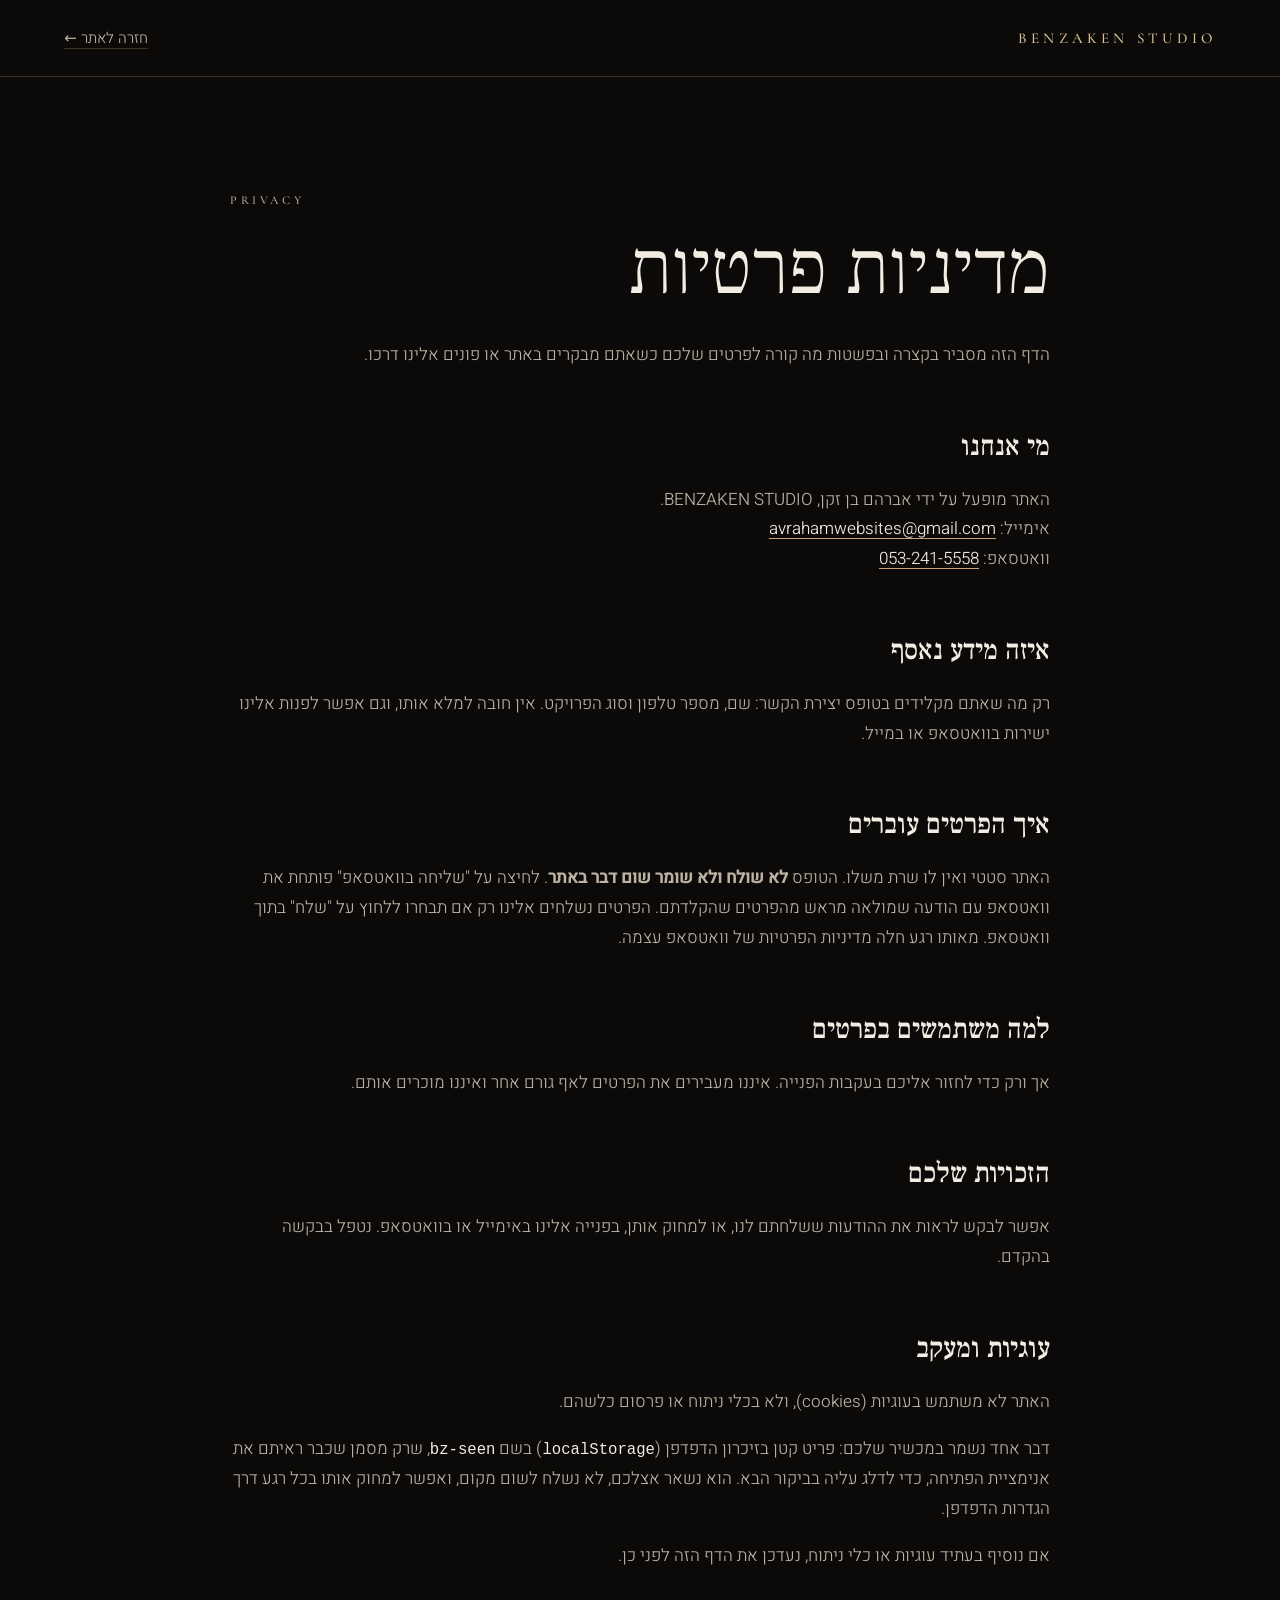
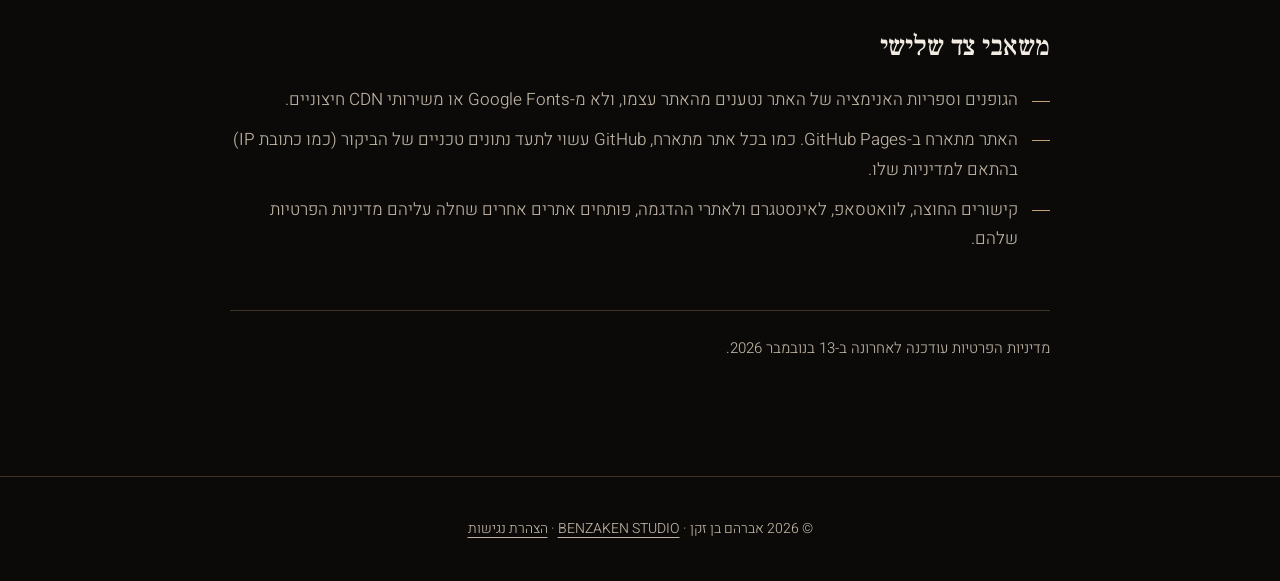
<file: privacy.html>
<!doctype html>
<html lang="he" dir="rtl">
<head>
<meta charset="utf-8">
<meta name="viewport" content="width=device-width, initial-scale=1, viewport-fit=cover">
<title>מדיניות פרטיות — BENZAKEN STUDIO</title>
<meta name="description" content="מדיניות הפרטיות של אתר BENZAKEN STUDIO: אילו פרטים נאספים, איך הם עוברים, ואיך אפשר לפנות אלינו.">
<meta name="theme-color" content="#0B0A09">
<meta name="robots" content="noindex, follow">
<link rel="icon" href="assets/favicon.svg" type="image/svg+xml">
<link rel="apple-touch-icon" href="assets/apple-touch-icon.png">
<link rel="preload" href="assets/fonts/heebo-hebrew.woff2" as="font" type="font/woff2" crossorigin>
<link rel="preload" href="assets/fonts/frank-ruhl-libre-hebrew.woff2" as="font" type="font/woff2" crossorigin>
<link rel="stylesheet" href="css/site.css">
</head>
<body>
<a class="skip" href="#main">דלגו לתוכן</a>
<header class="a11y-head">
  <div class="wrap">
    <a class="brand" href="index.html" aria-label="BENZAKEN STUDIO — לעמוד הבית">BENZAKEN STUDIO</a>
    <a class="back" href="index.html">חזרה לאתר ←</a>
  </div>
</header>

<main id="main" class="a11y">
  <div class="wrap">
    <p class="label">PRIVACY</p>
    <h1>מדיניות פרטיות</h1>
    <p>הדף הזה מסביר בקצרה ובפשטות מה קורה לפרטים שלכם כשאתם מבקרים באתר או פונים אלינו דרכו.</p>

    <h2>מי אנחנו</h2>
    <p>האתר מופעל על ידי אברהם בן זקן, BENZAKEN STUDIO.<br>
      אימייל: <a href="mailto:avrahamwebsites@gmail.com">avrahamwebsites@gmail.com</a><br>
      וואטסאפ: <a href="https://wa.me/972532415558" dir="ltr">053-241-5558</a></p>

    <h2>איזה מידע נאסף</h2>
    <p>רק מה שאתם מקלידים בטופס יצירת הקשר: שם, מספר טלפון וסוג הפרויקט. אין חובה למלא אותו, וגם אפשר לפנות אלינו ישירות בוואטסאפ או במייל.</p>

    <h2>איך הפרטים עוברים</h2>
    <p>האתר סטטי ואין לו שרת משלו. הטופס <strong>לא שולח ולא שומר שום דבר באתר</strong>. לחיצה על "שליחה בוואטסאפ" פותחת את וואטסאפ עם הודעה שמולאה מראש מהפרטים שהקלדתם. הפרטים נשלחים אלינו רק אם תבחרו ללחוץ על "שלח" בתוך וואטסאפ. מאותו רגע חלה מדיניות הפרטיות של וואטסאפ עצמה.</p>

    <h2>למה משתמשים בפרטים</h2>
    <p>אך ורק כדי לחזור אליכם בעקבות הפנייה. איננו מעבירים את הפרטים לאף גורם אחר ואיננו מוכרים אותם.</p>

    <h2>הזכויות שלכם</h2>
    <p>אפשר לבקש לראות את ההודעות ששלחתם לנו, או למחוק אותן, בפנייה אלינו באימייל או בוואטסאפ. נטפל בבקשה בהקדם.</p>

    <h2>עוגיות ומעקב</h2>
    <p>האתר לא משתמש בעוגיות (cookies), ולא בכלי ניתוח או פרסום כלשהם.</p>
    <p>דבר אחד נשמר במכשיר שלכם: פריט קטן בזיכרון הדפדפן (<code>localStorage</code>) בשם <code>bz-seen</code>, שרק מסמן שכבר ראיתם את אנימציית הפתיחה, כדי לדלג עליה בביקור הבא. הוא נשאר אצלכם, לא נשלח לשום מקום, ואפשר למחוק אותו בכל רגע דרך הגדרות הדפדפן.</p>
    <p>אם נוסיף בעתיד עוגיות או כלי ניתוח, נעדכן את הדף הזה לפני כן.</p>

    <h2>משאבי צד שלישי</h2>
    <ul>
      <li>הגופנים וספריות האנימציה של האתר נטענים מהאתר עצמו, ולא מ-Google Fonts או משירותי CDN חיצוניים.</li>
      <li>האתר מתארח ב-GitHub Pages. כמו בכל אתר מתארח, GitHub עשוי לתעד נתונים טכניים של הביקור (כמו כתובת IP) בהתאם למדיניות שלו.</li>
      <li>קישורים החוצה, לוואטסאפ, לאינסטגרם ולאתרי ההדגמה, פותחים אתרים אחרים שחלה עליהם מדיניות הפרטיות שלהם.</li>
    </ul>

    <p class="meta">מדיניות הפרטיות עודכנה לאחרונה ב-13 בנובמבר 2026.</p>
  </div>
</main>

<footer class="footer" style="border-block-start:1px solid var(--line);padding-block:40px;text-align:center">
  <p style="font-size:14px;color:var(--sand)">© 2026 אברהם בן זקן · <a href="index.html" style="text-decoration:underline;text-underline-offset:4px">BENZAKEN STUDIO</a> · <a href="accessibility.html" style="text-decoration:underline;text-underline-offset:4px">הצהרת נגישות</a></p>
</footer>
</body>
</html>
</file>
<file: css/site.css>
/* ===== fonts (self-hosted; SIL Open Font License — Cormorant Garamond, Frank Ruhl Libre, Heebo). Hebrew + Latin subsets, variable weights ===== */
@font-face { font-family: "Cormorant Garamond"; font-style: normal; font-weight: 300 500; font-display: swap; src: url("../assets/fonts/cormorant-garamond-latin.woff2") format("woff2"); unicode-range: U+0000-00FF, U+0131, U+0152-0153, U+02BB-02BC, U+02C6, U+02DA, U+02DC, U+0304, U+0308, U+0329, U+2000-206F, U+20AC, U+2122, U+2191, U+2193, U+2212, U+2215, U+FEFF, U+FFFD; }
@font-face { font-family: "Frank Ruhl Libre"; font-style: normal; font-weight: 300 500; font-display: swap; src: url("../assets/fonts/frank-ruhl-libre-hebrew.woff2") format("woff2"); unicode-range: U+0307-0308, U+0590-05FF, U+200C-2010, U+20AA, U+25CC, U+FB1D-FB4F; }
@font-face { font-family: "Frank Ruhl Libre"; font-style: normal; font-weight: 300 500; font-display: swap; src: url("../assets/fonts/frank-ruhl-libre-latin.woff2") format("woff2"); unicode-range: U+0000-00FF, U+0131, U+0152-0153, U+02BB-02BC, U+02C6, U+02DA, U+02DC, U+0304, U+0308, U+0329, U+2000-206F, U+20AC, U+2122, U+2191, U+2193, U+2212, U+2215, U+FEFF, U+FFFD; }
@font-face { font-family: "Heebo"; font-style: normal; font-weight: 300 500; font-display: swap; src: url("../assets/fonts/heebo-hebrew.woff2") format("woff2"); unicode-range: U+0307-0308, U+0590-05FF, U+200C-2010, U+20AA, U+25CC, U+FB1D-FB4F; }
@font-face { font-family: "Heebo"; font-style: normal; font-weight: 300 500; font-display: swap; src: url("../assets/fonts/heebo-latin.woff2") format("woff2"); unicode-range: U+0000-00FF, U+0131, U+0152-0153, U+02BB-02BC, U+02C6, U+02DA, U+02DC, U+0304, U+0308, U+0329, U+2000-206F, U+20AC, U+2122, U+2191, U+2193, U+2212, U+2215, U+FEFF, U+FFFD; }

/* ===== tokens.css ===== */
:root {
  --ink: #0B0A09;
  --ink-2: #141210;
  --cream: #F2ECE2;
  --sand: #BDB2A2;
  --gold: #C6A272;
  --gold-2: #E0C49A;
  --gold-deep: #7A5C33; /* gold on cream (contrast) */
  --line: rgba(198, 162, 114, .28);
  --line-dark: rgba(11, 10, 9, .18);

  --f-en: "Cormorant Garamond", "Times New Roman", serif;
  --f-he-head: "Frank Ruhl Libre", "Times New Roman", serif;
  --f-body: "Heebo", system-ui, -apple-system, "Segoe UI", sans-serif;

  --gutter: clamp(20px, 5vw, 72px);
  --maxw: 1280px;
  --header-h: 76px;
  --ease: cubic-bezier(.22, .8, .24, 1);
}

/* ===== base.css ===== */
*, *::before, *::after { box-sizing: border-box; }
html { -webkit-text-size-adjust: 100%; scroll-behavior: smooth; scroll-padding-block-start: 72px; }
body {
  margin: 0;
  background: var(--ink);
  color: var(--cream);
  font-family: var(--f-body);
  font-weight: 300;
  font-size: 17px;
  line-height: 1.75;
  overflow-x: clip;
  -webkit-font-smoothing: antialiased;
  text-rendering: optimizeLegibility;
}
img, video, svg { display: block; max-width: 100%; }
svg { direction: ltr; } /* SVG logo text must not inherit RTL */
h1, h2, h3, p, ul, ol, figure, dl, dd { margin: 0; padding: 0; }
ul, ol { list-style: none; }
a { color: inherit; text-decoration: none; }
button, input, select { font: inherit; color: inherit; }
button { cursor: pointer; background: none; border: 0; padding: 0; }
:focus-visible { outline: 2px solid var(--gold-2); outline-offset: 4px; border-radius: 2px; }
::selection { background: var(--gold); color: var(--ink); }

.sr-only {
  position: absolute; width: 1px; height: 1px; margin: -1px; padding: 0;
  overflow: hidden; clip: rect(0 0 0 0); white-space: nowrap; border: 0;
}
.skip {
  position: fixed; inset-block-start: 8px; inset-inline-start: 8px; z-index: 200;
  background: var(--gold); color: var(--ink); padding: 10px 16px; font-weight: 500;
  transform: translateY(-200%);
}
.skip:focus { transform: none; }

/* film grain */
.grain {
  position: fixed; inset: 0; z-index: 90; pointer-events: none; opacity: .035;
  background-image: url("data:image/svg+xml;utf8,<svg xmlns='http://www.w3.org/2000/svg' width='220' height='220'><filter id='n'><feTurbulence type='fractalNoise' baseFrequency='.85' numOctaves='2' stitchTiles='stitch'/><feColorMatrix values='0 0 0 0 1  0 0 0 0 1  0 0 0 0 1  0 0 0 .9 0'/></filter><rect width='100%' height='100%' filter='url(%23n)'/></svg>");
}

/* layout helpers */
.wrap { width: 100%; max-width: calc(var(--maxw) + var(--gutter) * 2); margin-inline: auto; padding-inline: var(--gutter); }
.section { position: relative; padding-block: clamp(88px, 13vw, 200px); }
.section--light { background: var(--cream); color: var(--ink); }
.section--light .label { color: var(--gold-deep); }
.section--raised { background: var(--ink-2); }

/* typography */
.label {
  font-family: var(--f-en); font-weight: 500; font-size: 12px; letter-spacing: .3em;
  text-transform: uppercase; color: var(--gold); line-height: 1.4; direction: ltr; unicode-bidi: isolate;
  display: block;
}
.h2 {
  font-family: var(--f-he-head); font-weight: 300; line-height: 1.08; letter-spacing: -.01em;
  font-size: clamp(40px, 7vw, 116px);
}
.lead { color: var(--sand); font-size: clamp(17px, 1.5vw, 21px); max-width: 52ch; }
.section--light .lead { color: #4a443c; }
.rule { height: 1px; background: var(--line); border: 0; margin: 0; }
.en { direction: ltr; unicode-bidi: isolate; }

/* buttons */
.btn {
  position: relative; display: inline-flex; align-items: center; justify-content: center; gap: .6em;
  min-height: 52px; padding: 0 30px; font-weight: 400; font-size: 16px; letter-spacing: .01em;
  border: 1px solid var(--gold); color: var(--cream); overflow: hidden; isolation: isolate;
  transition: color .45s var(--ease);
}
.btn::before {
  content: ""; position: absolute; inset: 0; z-index: -1; background: var(--gold);
  transform: scaleX(0); transform-origin: right center; transition: transform .55s var(--ease);
}
.btn:hover, .btn:focus-visible { color: var(--ink); }
.btn:hover::before, .btn:focus-visible::before { transform: scaleX(1); }
.btn--solid { background: var(--gold); color: var(--ink); font-weight: 500; }
.btn--solid::before { background: var(--gold-2); }
.btn--sm { min-height: 42px; padding: 0 22px; font-size: 15px; }
.btn--dark { color: var(--ink); border-color: var(--gold-deep); }
.btn--dark::before { background: var(--ink); }
.btn--dark:hover, .btn--dark:focus-visible { color: var(--cream); }
.btn svg { width: 18px; height: 18px; fill: currentColor; }

/* logo */
.logo svg { height: 100%; width: auto; }

/* ===== sections.css ===== */
/* ================= preloader (static for now) ================= */
.preloader { display: none; }
.js .preloader {
  display: grid; place-items: center; position: fixed; inset: 0; z-index: 300; background: var(--ink);
  transition: opacity .7s var(--ease), visibility .7s;
}
.preloader.is-done { opacity: 0; visibility: hidden; }
.preloader__logo { width: min(560px, 72vw); height: auto; }

/* ================= header ================= */
.header {
  position: fixed; inset-block-start: 0; inset-inline: 0; z-index: 100; height: var(--header-h);
  transition: transform .5s var(--ease), background-color .4s, backdrop-filter .4s;
}
.header.is-solid { background: rgba(11, 10, 9, .82); -webkit-backdrop-filter: blur(14px); backdrop-filter: blur(14px); border-block-end: 1px solid rgba(198, 162, 114, .12); }
.header.is-hidden { transform: translateY(-101%); }
.header__inner {
  height: 100%; max-width: calc(var(--maxw) + var(--gutter) * 2); margin-inline: auto; padding-inline: var(--gutter);
  display: flex; align-items: center; justify-content: space-between; gap: 24px;
}
.logo--h { display: block; flex: none; }
.logo--h svg { width: 307px; height: 40px; }
.logo--m { display: none; flex: none; }
.logo--m svg { width: 37px; height: 34px; }
.nav ul { display: flex; gap: clamp(22px, 3vw, 44px); }
.nav a { position: relative; font-size: 15px; font-weight: 400; color: var(--sand); padding-block: 8px; transition: color .3s; }
.nav a::after { content: ""; position: absolute; inset-inline: 0; inset-block-end: 2px; height: 1px; background: var(--gold); transform: scaleX(0); transform-origin: right center; transition: transform .45s var(--ease); }
.nav a:hover, .nav a:focus-visible { color: var(--cream); }
.nav a:hover::after, .nav a:focus-visible::after { transform: scaleX(1); }
.header__cta { display: flex; align-items: center; gap: 14px; }
.burger { display: none; width: 44px; height: 44px; position: relative; }
.burger span { position: absolute; inset-inline: 11px; height: 1px; background: var(--cream); transition: transform .4s var(--ease), top .4s var(--ease); }
.burger span:nth-child(1) { top: 18px; }
.burger span:nth-child(2) { top: 26px; }
.burger[aria-expanded="true"] span:nth-child(1) { top: 22px; transform: rotate(45deg); }
.burger[aria-expanded="true"] span:nth-child(2) { top: 22px; transform: rotate(-45deg); }

/* floating whatsapp — it must NEVER cover text.
   It sits on the inline-END side (left in RTL), where Hebrew lines end ragged, and text gets a reserved lane
   there exactly as wide as the button needs beyond the real side margin (0 on wide screens). */
:root {
  --fab-size: 54px; --fab-off: 20px;
  --inset: max(var(--gutter), calc((100vw - var(--maxw)) / 2 - 8px));
  --fab-lane: max(0px, calc(var(--fab-off) + var(--fab-size) + 12px - var(--inset)));
}
/* physical left: the page is RTL, and the LTR labels align left too */
main > section:not(.hero):not(.contact) :is(p, h2, h3, .case__list li) { padding-left: var(--fab-lane); }
.wafab {
  position: fixed; inset-block-end: max(var(--fab-off), env(safe-area-inset-bottom)); inset-inline-end: var(--fab-off); z-index: 80;
  width: var(--fab-size); height: var(--fab-size); border-radius: 50%; background: var(--gold); color: var(--ink);
  display: grid; place-items: center; box-shadow: 0 8px 30px rgba(0, 0, 0, .45);
  opacity: 0; visibility: hidden; transform: translateY(14px); transition: opacity .4s, transform .5s var(--ease), visibility .4s, background-color .3s;
}
.wafab.is-on { opacity: 1; visibility: visible; transform: none; }
.wafab:hover { background: var(--gold-2); }
.wafab svg { width: 26px; height: 26px; fill: currentColor; }
@media (max-width: 760px) {
  :root { --fab-size: 48px; --fab-off: 14px; }
  .wafab svg { width: 23px; height: 23px; }
}

/* ================= hero — orbit of browsers ================= */
/* base = static layout (reduced motion / no JS / no GSAP): title, copy, a row of 4 browser cards */
.hero {
  position: relative; display: flex; flex-direction: column; align-items: center; text-align: center;
  padding: calc(var(--header-h) + 64px) var(--gutter) 96px; isolation: isolate; overflow: hidden;
  --cw: clamp(190px, 17vw, 310px);
}
.hero::after { /* soft dark gradient behind the headline */
  content: ""; position: absolute; inset: 0; z-index: -1; pointer-events: none;
  background:
    radial-gradient(ellipse 62% 50% at 50% 43%, rgba(11, 10, 9, .94) 0%, rgba(11, 10, 9, .7) 50%, rgba(11, 10, 9, 0) 100%),
    linear-gradient(to bottom, rgba(11, 10, 9, .55), transparent 22%, transparent 78%, var(--ink));
}
.orbit, .orbit__world { display: contents; }
.orbit__line, .hero__hint { display: none; }
.orbit__title { order: 1; display: grid; justify-items: center; gap: 28px; }
.hero__lower { order: 2; display: flex; flex-direction: column; align-items: center; }
.orbit__cards { order: 3; display: grid; grid-template-columns: repeat(4, 1fr); gap: 16px; width: min(1180px, 100%); margin-block-start: 64px; }
.ocard:not([data-r]) { display: none; }
.hero__title { font-family: var(--f-he-head); font-weight: 300; line-height: 1; letter-spacing: -.015em; font-size: clamp(48px, 9.4vw, 160px); text-wrap: balance; }
.hero__sub { margin-block: 32px 40px; text-wrap: balance; }
.hero__ctas { display: flex; flex-wrap: wrap; justify-content: center; gap: 14px; }

/* the minimal browser window */
.ocard { width: 100%; }
.ocard__a {
  position: relative; display: flex; flex-direction: column; width: 100%; aspect-ratio: 16 / 10; direction: ltr;
  container-type: inline-size; border-radius: 10px; overflow: hidden; background: var(--ink-2);
  border: 1px solid rgba(198, 162, 114, .6); box-shadow: 0 22px 50px rgba(0, 0, 0, .55);
}
.ocard__a:focus-visible { outline: 2px solid var(--gold-2); outline-offset: 4px; }
.ocard__bar { flex: none; height: 13%; display: flex; align-items: center; gap: 3.2cqw; padding-inline: 4cqw; background: var(--ink-2); border-block-end: 1px solid rgba(198, 162, 114, .22); }
.ocard__bar i { flex: none; width: 2.3cqw; height: 2.3cqw; border-radius: 50%; background: rgba(198, 162, 114, .5); }
.ocard__bar b { flex: 1; max-width: 52%; margin-inline: 3cqw 0; padding: .9cqw 3cqw; border-radius: 99px; background: rgba(242, 236, 226, .07); color: var(--sand); font: 500 3.6cqw/1.2 var(--f-body); letter-spacing: .02em; white-space: nowrap; overflow: hidden; text-overflow: ellipsis; text-align: center; }
.ocard__view { position: relative; flex: 1; min-height: 0; background: #000; }
.ocard__view img, .ocard__view video { position: absolute; inset: 0; width: 100%; height: 100%; object-fit: cover; -webkit-user-drag: none; }
.ocard__view video { opacity: 0; transition: opacity .5s; }
.ocard.is-live .ocard__view video { opacity: 1; }
.ocard__shade { position: absolute; inset: 0; background: var(--ink); opacity: .14; pointer-events: none; }

/* 3D mode: cards are flat browser windows, positioned by orbit.js (CSS preserve-3d, driven by GSAP) */
html.o3d .hero { display: block; height: 100svh; min-height: 560px; padding: 0; text-align: center; }
html.o3d .orbit {
  display: block; position: absolute; inset: 0; z-index: 1; touch-action: pan-y; user-select: none; -webkit-user-select: none; cursor: grab;
  -webkit-tap-highlight-color: transparent;
}
html.o3d .orbit.is-drag { cursor: grabbing; }
html.o3d .orbit:focus-visible { outline: 1px solid var(--gold); outline-offset: -6px; border-radius: 0; }
html.o3d .orbit__world { display: block; position: absolute; left: 0; top: 0; width: 0; height: 0; transform-style: preserve-3d; transform-origin: 0 0; }
html.o3d .orbit__line { display: block; position: absolute; inset: 0; width: 100%; height: 100%; max-width: none; overflow: visible; pointer-events: none; }
html.o3d .orbit__line path { stroke-dasharray: 1; stroke-dashoffset: 1; }
html.o3d .orbit__title { position: absolute; left: 0; top: 0; width: min(1500px, 92vw); pointer-events: none; transform-origin: 50% 50%; }
html.o3d .orbit__cards { display: block; position: absolute; left: 0; top: 0; width: 0; height: 0; margin: 0; transform-style: preserve-3d; }
html.o3d .ocard { display: block; position: absolute; left: 0; top: 0; width: var(--cw); opacity: 0; transform-origin: 50% 50%; will-change: transform, opacity; }
html.o3d .ocard[hidden] { display: none; }
html.o3d .ocard__a { cursor: pointer; }
html.o3d .hero__lower {
  position: absolute; inset-inline: 0; inset-block-end: clamp(60px, 10svh, 112px); z-index: 3; padding-inline: var(--gutter); pointer-events: none; will-change: transform, opacity;
}
html.o3d .hero__lower .hero__sub { margin-block: 0 26px; text-shadow: 0 0 24px var(--ink), 0 0 8px var(--ink); }
html.o3d .hero__lower .btn { pointer-events: auto; }
html.o3d .hero__hint {
  position: absolute; inset-inline: 0; inset-block-end: 20px; z-index: 3; display: flex; flex-direction: column; align-items: center; gap: 10px;
  font-size: 12px; letter-spacing: .12em; color: var(--sand); pointer-events: none;
}
.hero__hint-line { width: 1px; height: 28px; background: linear-gradient(var(--gold), transparent); }

@media (max-width: 760px) {
  .hero { --cw: 44vw; }
  .orbit__cards { grid-template-columns: repeat(2, 1fr); }
  .hero__ctas .btn { width: 100%; max-width: 340px; }
  html.o3d .hero { min-height: 600px; }
  html.o3d .hero__lower { inset-block-end: 62px; }
  html.o3d .hero__lower .hero__sub { font-size: 16px; margin-block-end: 18px; max-width: 34ch; }
  html.o3d .hero__ctas { gap: 10px; }
  html.o3d .hero__ctas .btn { width: auto; min-width: 0; }
  /* the unrolled pair ends the hero as two large stacked cards; the work heading follows right after them */
  html.o3d .work { padding-block-start: 24px; }
}

/* ================= selected work ================= */
.work { padding-block-end: 0; }
.work__head { display: grid; gap: 22px; margin-block-end: clamp(40px, 6vw, 96px); }
.case { position: relative; padding-block: clamp(64px, 9vw, 140px); overflow: hidden; }
.case__bgnum {
  position: absolute; inset-block-start: 4%; inset-inline-end: 2%; z-index: 0; pointer-events: none; user-select: none;
  font-family: var(--f-en); font-weight: 300; line-height: .8; font-size: clamp(180px, 34vw, 560px); direction: ltr;
  color: transparent; -webkit-text-stroke: 1px rgba(198, 162, 114, .13);
}
.case--flip .case__bgnum { inset-inline-end: auto; inset-inline-start: 2%; }
.case__grid { position: relative; z-index: 1; display: grid; grid-template-columns: 5fr 7fr; gap: clamp(40px, 6vw, 100px); align-items: center; }
.case--flip .case__grid { grid-template-columns: 7fr 5fr; }
.case--flip .case__device { order: -1; }
.case__info { display: grid; gap: 22px; justify-items: start; }
.case__name { font-family: var(--f-he-head); font-weight: 300; line-height: 1.05; font-size: clamp(36px, 4.6vw, 72px); }
.case__name .en { font-family: var(--f-en); font-weight: 500; letter-spacing: .06em; }
.case__desc { color: var(--sand); max-width: 46ch; }
.case__built-title { margin-block-start: 10px; }
.case__list { display: grid; gap: 10px; margin-block-end: 14px; }
.case__list li { display: flex; align-items: center; gap: 14px; }
.case__list li::before { content: ""; width: 22px; height: 1px; background: var(--gold); flex: none; }

.case__device { position: relative; padding-block-end: 6%; }
.laptop { position: relative; filter: drop-shadow(0 50px 70px rgba(0, 0, 0, .65)); }
.laptop__lid {
  background: #17140f; border: 1px solid #2c2721; border-radius: 16px 16px 5px 5px; padding: 9px 9px 11px;
  box-shadow: 0 0 140px rgba(198, 162, 114, .09);
}
.laptop__screen { position: relative; aspect-ratio: 16 / 10; overflow: hidden; border-radius: 6px; background: #000; }
.laptop__poster, .laptop__video { position: absolute; inset: 0; width: 100%; height: 100%; object-fit: cover; object-position: top center; }
.laptop__base {
  position: relative; height: 15px; margin-inline: -5%; border-radius: 0 0 22px 22px;
  background: linear-gradient(#34302a, #15120f 70%); border: 1px solid #2c2721; border-block-start: 0;
}
.laptop__base::after { content: ""; position: absolute; inset-inline: 40%; inset-block-start: 0; height: 5px; border-radius: 0 0 8px 8px; background: #0b0a09; }
.phone {
  position: absolute; inset-inline-start: -5%; inset-block-end: -2%; width: 22%; aspect-ratio: 9 / 19.2;
  background: #0d0c0a; border: 1px solid #38322a; border-radius: 28px; padding: 6px;
  box-shadow: 0 30px 60px rgba(0, 0, 0, .7);
}
.case--flip .phone { inset-inline-start: auto; inset-inline-end: -5%; }
.phone__screen { width: 100%; height: 100%; border-radius: 22px; overflow: hidden; background: #000; position: relative; }
.phone__screen::after { content: ""; position: absolute; inset-block-start: 7px; inset-inline: 38%; height: 8px; border-radius: 8px; background: #000; }
.phone__screen img { width: 100%; height: 100%; object-fit: cover; object-position: top; }

/* ================= what you get — "the journey of a lead" =================
   Base (mobile, reduced motion, no JS): each step is a block — the text, then a small phone with its scene,
   every scene in its final state. motion.js adds .is-live (scenes fade in + play their animation while
   .is-active) and, on desktop ≥1024, .is-pinned: the stage pins, one row is lit at a time and the scenes
   move into the single large phone. Scene sizes are in em off the phone width, so both phones share them. */
.journey__head { display: grid; gap: 22px; }
.journey__head .h2 { text-wrap: balance; }
.journey__stage { position: relative; margin-block-start: clamp(56px, 7vw, 104px); }

.jsteps { display: grid; gap: clamp(72px, 12vw, 120px); }
.jstep { display: grid; gap: 30px; }
.jstep__text { display: grid; grid-template-columns: auto minmax(0, 1fr); column-gap: clamp(16px, 2vw, 28px); align-items: baseline; }
.jstep__num { font-family: var(--f-en); font-weight: 500; font-size: clamp(16px, 1.3vw, 19px); letter-spacing: .12em; color: var(--gold); line-height: 1; }
.jstep__title { font-family: var(--f-he-head); font-weight: 300; font-size: clamp(28px, 3vw, 44px); line-height: 1.15; }
.jstep__desc { grid-column: 2; color: var(--sand); font-weight: 300; font-size: clamp(15px, 1.2vw, 18px); line-height: 1.6; margin-block-start: 6px; }
.jsteps__line, .journey__aside { display: none; }
.journey__note { margin-block-start: clamp(48px, 6vw, 80px); font-size: 13px; letter-spacing: .04em; color: var(--sand); opacity: .8; text-align: center; }

/* the phone: thin dark bezel, 44px corners, a notch */
.jphone {
  position: relative; container-type: inline-size; aspect-ratio: 9 / 19.5; padding: 7px; border-radius: 44px;
  background: #0a0908; border: 1px solid #2e2922;
  box-shadow: 0 40px 80px rgba(0, 0, 0, .55), 0 0 120px rgba(198, 162, 114, .07);
}
.jphone::after { content: ""; position: absolute; z-index: 6; top: 15px; left: 50%; width: 30%; aspect-ratio: 3.6; transform: translateX(-50%); border-radius: 99px; background: #000; }
.jphone--sm { width: min(250px, 64vw); aspect-ratio: 9 / 18; border-radius: 38px; justify-self: center; }
.jphone--sm::after { top: 13px; }
.jscreen {
  position: absolute; inset: 7px; overflow: hidden; border-radius: 37px; background: #0d0c0a; isolation: isolate;
  font-family: var(--f-body); font-weight: 400; font-size: 5.2cqw; line-height: 1.4; color: var(--cream);
}
.jphone--sm .jscreen { border-radius: 31px; }
.jscreen__bar {
  position: absolute; z-index: 5; inset-inline: 0; inset-block-start: 0; height: 3em; padding-inline: 2em; direction: ltr;
  display: flex; align-items: center; justify-content: space-between; font-size: .72em; font-weight: 500; letter-spacing: .02em;
}
.jscreen__ic { display: flex; align-items: center; gap: .4em; }
.jscreen__ic i { width: 1.1em; height: .7em; background: linear-gradient(to right, currentColor 0 18%, transparent 18% 27%, currentColor 27% 45%, transparent 45% 55%, currentColor 55% 73%, transparent 73% 82%, currentColor 82%); clip-path: polygon(0 100%, 100% 0, 100% 100%); }
.jscreen__ic b { width: 1.6em; height: .75em; border: 1px solid currentColor; border-radius: .22em; box-shadow: inset 0 0 0 1.5px #0d0c0a; background: currentColor; opacity: .9; }

.jscene { position: absolute; inset: 0; display: flex; flex-direction: column; padding: 3.6em 1.1em 1.4em; }

/* 01 — the ad */
.sc-ad { gap: .7em; background: #0f0e0c; }
.sc-ad__top { display: flex; align-items: center; gap: .6em; }
.sc-ad__avatar { flex: none; width: 2.1em; height: 2.1em; border-radius: 50%; display: grid; place-items: center; font: 500 .95em/1 var(--f-en); color: var(--ink); background: linear-gradient(135deg, var(--gold-2), #8d6c42); box-shadow: 0 0 0 2px #0f0e0c, 0 0 0 3px var(--gold); }
.sc-ad__who { flex: 1; display: grid; line-height: 1.25; }
.sc-ad__who b { font-weight: 500; font-size: .82em; unicode-bidi: isolate; }
.sc-ad__who span { font-size: .66em; color: var(--sand); }
.sc-ad__more { font-size: .55em; letter-spacing: .1em; color: var(--sand); }
.sc-ad__img { margin-inline: -1.1em; aspect-ratio: 4 / 5; overflow: hidden; background: #1a1612; }
.jphone--sm .sc-ad__img { aspect-ratio: 1; }
.sc-ad__img img { width: 100%; height: 100%; object-fit: cover; object-position: 42% 50%; }
.sc-ad__cta {
  position: relative; overflow: hidden; display: flex; align-items: center; justify-content: space-between;
  margin: -.7em -1.1em 0; padding: .55em 1.3em; background: var(--gold); color: var(--ink); font-size: .82em; font-weight: 500;
}
.sc-ad__cta > span:not(.sc-tap) { position: relative; z-index: 1; }
.sc-ad__cta::after { content: ""; position: absolute; inset: 0; background: var(--gold-2); opacity: 0; }
.sc-ad__arrow { font-size: 1.3em; line-height: 1; }
.sc-tap { position: absolute; z-index: 2; inset-block-start: calc(50% - 1.6em); inset-inline-start: .6em; width: 3.2em; height: 3.2em; border-radius: 50%; background: rgba(255, 255, 255, .75); opacity: 0; pointer-events: none; }
.sc-ad__icons { display: flex; gap: .9em; }
.sc-ad__icons svg { width: 1.35em; height: 1.35em; fill: none; stroke: var(--cream); stroke-width: 1.6; stroke-linejoin: round; }
.sc-ad__icons svg:first-child { fill: #E0675A; stroke: #E0675A; }
.sc-ad__cap { font-size: .7em; line-height: 1.5; color: var(--sand); }
.sc-ad__nav { display: flex; align-items: center; justify-content: space-between; margin: auto -1.1em -1.4em; padding: .7em 1.6em 1.3em; border-block-start: 1px solid rgba(242, 236, 226, .08); direction: ltr; }
.sc-ad__nav svg { width: 1.35em; height: 1.35em; fill: none; stroke: var(--cream); stroke-width: 1.6; stroke-linejoin: round; stroke-linecap: round; }
.sc-ad__me { width: 1.35em; height: 1.35em; border-radius: 50%; background: linear-gradient(135deg, var(--gold-2), #8d6c42); }
.sc-ad__cap b { font-weight: 500; color: var(--cream); unicode-bidi: isolate; }

/* 02 — the site (muted clip) */
.sc-site { padding: 3.1em 0 0; background: #000; }
.sc-site__url { align-self: center; margin-block-end: .55em; padding: .25em 1.6em; border-radius: 99px; background: rgba(242, 236, 226, .09); color: var(--sand); font-size: .66em; direction: ltr; }
.sc-site__view { position: relative; flex: 1; overflow: hidden; }
.sc-site__view img, .sc-site__view video { position: absolute; inset: 0; width: 100%; height: 100%; max-width: none; object-fit: cover; }
.sc-site__view video { opacity: 0; transition: opacity .5s; }
.sc-site__view video.is-on { opacity: 1; }

/* 03 — speed gauge */
@property --sc-n { syntax: "<integer>"; inherits: false; initial-value: 0; }
.sc-speed { align-items: center; justify-content: center; gap: .9em; background: radial-gradient(circle at 50% 40%, rgba(198, 162, 114, .13), transparent 62%), #0d0c0a; }
.sc-gauge { position: relative; width: 64%; aspect-ratio: 1; }
.sc-gauge svg { width: 100%; height: 100%; transform: rotate(-90deg); }
.sc-gauge circle { fill: none; stroke-width: 5; }
.sc-gauge__track { stroke: rgba(198, 162, 114, .16); }
.sc-gauge__arc { stroke: var(--gold); stroke-linecap: round; stroke-dasharray: 100; stroke-dashoffset: 5; }
.sc-gauge__num { position: absolute; inset: 0; display: grid; place-items: center; font: 300 3.6em/1 var(--f-en); --sc-n: 95; counter-reset: sc var(--sc-n); }
.sc-gauge__num::after { content: counter(sc); }
.sc-speed__label { font-size: .8em; letter-spacing: .08em; color: var(--gold-2); }
.sc-speed__rows { display: grid; width: 82%; margin-block-start: .4em; }
.sc-speed__row { display: flex; justify-content: space-between; padding-block: .5em; border-block-end: 1px solid rgba(198, 162, 114, .16); font-size: .72em; color: var(--sand); }
.sc-speed__row i { font-style: normal; color: var(--gold); }

/* 04 — the form fills itself */
.sc-form { justify-content: center; padding-inline: .9em; background: linear-gradient(#1b1814, #0d0c0a); }
.sc-form__card { display: grid; gap: .8em; padding: 1.3em 1.1em; border-radius: 1.1em; background: var(--cream); color: var(--ink); box-shadow: 0 20px 40px rgba(0, 0, 0, .45); }
.sc-form__title { font: 400 1.2em/1.2 var(--f-he-head); }
.sc-form__sub { margin-block-start: -.55em; font-size: .68em; color: #5a5249; }
.sc-field { display: grid; gap: .2em; }
.sc-field__l { font-size: .62em; color: #6b6359; }
.sc-field__v { display: block; min-height: 1.75em; padding-block-end: .1em; border-block-end: 1px solid rgba(11, 10, 9, .25); font-size: .9em; }
.sc-field__v--ltr { direction: ltr; text-align: right; }
.sc-type { display: inline-block; }
.sc-chips { display: flex; flex-wrap: wrap; gap: .4em; padding-block-start: .15em; }
.sc-chips span { padding: .3em .85em; border: 1px solid rgba(11, 10, 9, .22); border-radius: 99px; font-size: .66em; }
.sc-chips .sc-chip--on { background: var(--ink); border-color: var(--ink); color: var(--cream); }
.sc-form__btn { position: relative; overflow: hidden; display: grid; place-items: center; height: 2.6em; margin-block-start: .2em; border-radius: .5em; background: var(--ink); color: var(--cream); font-size: .82em; font-weight: 500; }
.sc-form__btn .sc-tap { inset-inline-start: calc(50% - 1.6em); background: rgba(198, 162, 114, .7); }
.sc-form__ok { margin-block-start: -.2em; text-align: center; font-size: .68em; font-weight: 500; color: var(--gold-deep); }

/* 05 — lock screen + lead notifications */
.sc-lock { align-items: center; padding-block-start: 4.2em; background: radial-gradient(120% 70% at 50% 0%, #3b2d1e 0%, #17130f 55%, #0b0a09 100%); }
.sc-lock__date { font-size: .74em; color: rgba(242, 236, 226, .75); }
.sc-lock__time { margin-block-end: 1.1em; font: 300 4em/1 var(--f-body); letter-spacing: -.02em; direction: ltr; }
.sc-notes { display: grid; gap: .5em; width: 100%; }
.sc-note { display: flex; align-items: flex-start; gap: .6em; padding: .75em .8em; border-radius: 1.1em; background: rgba(48, 42, 35, .82); box-shadow: 0 10px 30px rgba(0, 0, 0, .35); }
.sc-note__ic { flex: none; display: grid; place-items: center; width: 2em; height: 2em; border-radius: .55em; background: #25D366; }
.sc-note__ic svg { width: 1.2em; height: 1.2em; fill: #fff; }
.sc-note__body { flex: 1; min-width: 0; display: grid; gap: .1em; font-size: .72em; line-height: 1.35; }
.sc-note__head { display: flex; justify-content: space-between; gap: .5em; }
.sc-note__head b { font-weight: 500; }
.sc-note__head span { flex: none; font-size: .9em; opacity: .65; }
.sc-lock__dock { display: flex; justify-content: space-between; width: 100%; margin-block-start: auto; padding-inline: .6em; }
.sc-lock__dock i { width: 2.6em; height: 2.6em; border-radius: 50%; background: rgba(242, 236, 226, .12); }

/* 06 — lead sources dashboard */
.sc-dash { gap: .6em; padding-block-start: 3.8em; background: #0f0e0c; }
.sc-dash__label { font-size: .7em; color: var(--sand); }
.sc-dash__total { font: 300 1em/1.2 var(--f-he-head); color: var(--sand); }
.sc-dash__num { font: 300 2.5em/1 var(--f-en); color: var(--cream); --sc-n: 46; counter-reset: sc var(--sc-n); }
.sc-dash__num::after { content: counter(sc); }
.sc-bars { flex: 1; min-height: 0; display: flex; align-items: stretch; gap: .9em; padding-block-start: .6em; }
.sc-bar { flex: 1; display: flex; flex-direction: column; justify-content: flex-end; align-items: center; gap: .3em; }
.sc-bar__col { width: 100%; height: calc(var(--h) * 64%); border-radius: .35em .35em 0 0; background: rgba(198, 162, 114, .26); transform-origin: 50% 100%; }
.sc-bar--top .sc-bar__col { background: linear-gradient(var(--gold-2), var(--gold)); }
.sc-bar__n { font: 500 .85em/1 var(--f-body); }
.sc-bar--top .sc-bar__n { color: var(--gold-2); }
.sc-bar__k { font-size: .62em; color: var(--sand); }
.sc-dash__win { padding: .65em .7em; border: 1px solid var(--gold); border-radius: .7em; background: rgba(198, 162, 114, .08); color: var(--gold-2); font-size: .7em; text-align: center; }

/* live: scenes crossfade (old one out first, so they never overlap) and play while active.
   Removing .is-active drops the animations, so the scene resets and replays next time. */
.journey__stage.is-live .jscene { opacity: 0; visibility: hidden; transform: scale(.96); transition: opacity .28s ease, transform .28s ease, visibility 0s .28s; }
.journey__stage.is-live .jscene.is-active { opacity: 1; visibility: visible; transform: none; transition: opacity .55s var(--ease) .28s, transform .8s var(--ease) .28s, visibility 0s .28s; }
.is-live .jscene.is-active :is(.sc-ad__top, .sc-ad__icons, .sc-ad__cap, .sc-site__url, .sc-speed__label, .sc-lock__date, .sc-lock__time, .sc-dash__label, .sc-dash__total) { animation: sc-in .6s var(--ease) .45s both; }
.is-live .jscene.is-active .sc-ad__img img { animation: sc-zoom 2.4s var(--ease) .3s both; }
.is-live .jscene.is-active .sc-ad__cta { animation: sc-press .45s ease 1.7s both; }
.is-live .jscene.is-active .sc-ad__cta::after { animation: sc-flash .7s ease 1.7s both; }
.is-live .jscene.is-active .sc-ad__cta .sc-tap { animation: sc-ripple .8s ease-out 1.7s both; }
.is-live .jscene.is-active .sc-gauge__arc { animation: sc-arc 1.8s cubic-bezier(.2, .7, .2, 1) .5s both; }
.is-live .jscene.is-active .sc-gauge__num { animation: sc-count 1.8s cubic-bezier(.2, .7, .2, 1) .5s both; }
.is-live .jscene.is-active .sc-speed__row { animation: sc-in .5s var(--ease) both; }
.is-live .jscene.is-active .sc-speed__row:nth-child(1) { animation-delay: 1.5s; }
.is-live .jscene.is-active .sc-speed__row:nth-child(2) { animation-delay: 1.7s; }
.is-live .jscene.is-active .sc-speed__row:nth-child(3) { animation-delay: 1.9s; }
.is-live .jscene.is-active .sc-type--name { animation: sc-type-rtl .5s steps(3) .9s both; }
.is-live .jscene.is-active .sc-type--phone { animation: sc-type-ltr 1.1s steps(12) 1.6s both; }
.is-live .jscene.is-active .sc-chip--on { animation: sc-chip .25s ease 3s both; }
.is-live .jscene.is-active .sc-form__btn { animation: sc-press .45s ease 3.5s both; }
.is-live .jscene.is-active .sc-form__btn .sc-tap { animation: sc-ripple .8s ease-out 3.5s both; }
.is-live .jscene.is-active .sc-form__ok { animation: sc-in .5s var(--ease) 3.95s both; }
.is-live .jscene.is-active .sc-note { animation: sc-drop .75s cubic-bezier(.2, 1.25, .35, 1) 1s both; }
.is-live .jscene.is-active .sc-note--2 { animation-delay: 2.2s; }
.is-live .jscene.is-active .sc-bar__col { animation: sc-grow 1.1s cubic-bezier(.2, .8, .2, 1) .6s both; }
.is-live .jscene.is-active .sc-bar:nth-child(2) .sc-bar__col { animation-delay: .75s; }
.is-live .jscene.is-active .sc-bar:nth-child(3) .sc-bar__col { animation-delay: .9s; }
.is-live .jscene.is-active :is(.sc-bar__n, .sc-bar__k) { animation: sc-in .4s var(--ease) 1.5s both; }
.is-live .jscene.is-active .sc-dash__num { animation: sc-count 1.6s cubic-bezier(.2, .7, .2, 1) .6s both; }
.is-live .jscene.is-active .sc-dash__win { animation: sc-in .6s var(--ease) 2s both; }
@keyframes sc-in { from { opacity: 0; transform: translateY(.6em); } }
@keyframes sc-zoom { from { transform: scale(1.14); } }
@keyframes sc-press { 0%, 100% { transform: none; } 40% { transform: scale(.95); } }
@keyframes sc-flash { 0%, 100% { opacity: 0; } 30% { opacity: 1; } }
@keyframes sc-ripple { 0% { opacity: .75; transform: scale(0); } 100% { opacity: 0; transform: scale(2.6); } }
@keyframes sc-arc { from { stroke-dashoffset: 100; } }
@keyframes sc-count { from { --sc-n: 0; } }
@keyframes sc-type-rtl { from { clip-path: inset(0 0 0 100%); } }
@keyframes sc-type-ltr { from { clip-path: inset(0 100% 0 0); } }
@keyframes sc-chip { from { background: transparent; border-color: rgba(11, 10, 9, .22); color: var(--ink); } }
@keyframes sc-drop { from { opacity: 0; transform: translateY(-160%) scale(.96); } }
@keyframes sc-grow { from { transform: scaleY(0); } }

/* wide, not pinned (reduced motion / no JS): text and phone side by side */
@media (min-width: 1024px) {
  .jstep { grid-template-columns: minmax(0, 1fr) auto; align-items: center; column-gap: clamp(40px, 6vw, 120px); }
  .jphone--sm { width: 260px; }
}
/* mobile / tablet (<1024) scroll story: CSS sticky, no GSAP pin (smooth on touch).
   The block (one phone + dots + the active step's text) sticks at 12svh; the 6 rows become invisible
   60svh markers that drive the active step. The stage is exactly tall enough for 6 × 60svh of travel. */
.journey__dots, .journey__caption { display: none; }
@media (max-width: 1023px) {
  .journey__stage.is-sticky {
    --jstep-h: 60svh;
    --jphone-h: min(60svh, calc(100svh - 236px));   /* shrinks on short screens so the step text always fits */
    --jblock-h: calc(var(--jphone-h) + 120px);       /* phone + gap + number/title/line (2-line title fits) */
    height: calc(var(--jstep-h) * 6 + var(--jblock-h));
  }
  .is-sticky .jsteps-wrap { position: absolute; inset-inline: 0; inset-block-start: 0; visibility: hidden; pointer-events: none; }
  .is-sticky .jsteps { gap: 0; }
  .is-sticky .jstep { display: block; height: var(--jstep-h); }
  .is-sticky .jstep > * { display: none; }
  .is-sticky .journey__aside {
    position: sticky; inset-block-start: max(var(--header-h), calc((100svh - var(--jblock-h)) / 2)); height: var(--jblock-h);
    display: grid; grid-template-columns: 1fr auto 1fr; grid-template-rows: auto auto; align-content: start; row-gap: clamp(14px, 2.4svh, 24px);
  }
  .is-sticky .jphone--lg { grid-column: 2; grid-row: 1; height: var(--jphone-h); width: auto; padding: 5px; border-radius: 30px; }
  .is-sticky .jphone--lg .jscreen { inset: 5px; border-radius: 25px; }
  .is-sticky .jphone--lg::after { top: 9px; }
  .is-sticky .journey__dots { grid-column: 3; grid-row: 1; align-self: center; justify-self: start; margin-inline-start: clamp(14px, 4vw, 26px); display: grid; gap: 10px; }
  .journey__dots i { width: 6px; height: 6px; border-radius: 50%; background: rgba(198, 162, 114, .3); transition: background-color .4s, transform .4s var(--ease); }
  .journey__dots i.is-on { background: var(--gold); transform: scale(1.35); }
  .is-sticky .journey__caption { grid-column: 1 / -1; grid-row: 2; display: grid; justify-items: center; text-align: center; }
  .journey__caption .jstep__text { grid-area: 1 / 1; max-width: 26em; justify-content: center; opacity: 0; transform: translateY(8px); transition: opacity .25s ease, transform .25s ease; }
  .journey__caption .jstep__text.is-on { opacity: 1; transform: none; transition: opacity .5s var(--ease) .25s, transform .6s var(--ease) .25s; }
  .journey__caption .jstep__title { font-size: clamp(22px, 6vw, 28px); }
  .journey__caption .jstep__desc { grid-column: 1 / -1; font-size: 15px; margin-block-start: 4px; }
  .journey__stage.is-sticky .journey__caption :is(h3, p) { padding-left: 0; }
  .is-sticky .journey__note { position: absolute; inset-inline: 0; inset-block-start: 100%; margin: 0; padding-block-start: 8px; }
}
/* the ending beat after step 06 */
.journey__end { display: grid; justify-items: center; gap: 30px; margin-block-start: clamp(96px, 12vw, 160px); text-align: center; }
.journey__end-line { font-family: var(--f-he-head); font-weight: 300; font-size: clamp(32px, 4.6vw, 72px); line-height: 1.1; text-wrap: balance; }
.journey .journey__end .journey__end-line { padding-left: 0; } /* centred, and the floating button lane would push it off-centre */

/* the floating WhatsApp button stays out of the sticky phone story */
html.wafab-off .wafab.is-on { opacity: 0; visibility: hidden; transform: translateY(14px); }

/* desktop pinned scroll story */
@media (min-width: 1024px) {
  .journey__stage.is-pinned {
    height: 100svh; display: grid; grid-template-columns: minmax(0, 7fr) minmax(0, 5fr); grid-template-rows: minmax(0, 1fr) auto;
    column-gap: clamp(40px, 6vw, 120px); align-items: center; padding-block: calc(var(--header-h) + 8px) 24px;
  }
  .is-pinned .jsteps-wrap { grid-row: 1 / span 2; position: relative; padding-inline-start: clamp(28px, 3vw, 48px); }
  .is-pinned .jsteps__line { display: block; position: absolute; inset-block: 4px; inset-inline-start: 0; width: 1px; background: var(--line); }
  .is-pinned .jsteps__fill { position: absolute; inset: 0; background: var(--gold); transform-origin: 50% 0; transform: scaleY(0); }
  .is-pinned .jsteps { gap: clamp(14px, 2.8svh, 32px); }
  .is-pinned .jstep { grid-template-columns: minmax(0, 1fr); opacity: .25; transition: opacity .5s var(--ease); }
  .is-pinned .jstep.is-active { opacity: 1; }
  .is-pinned .jstep .jphone--sm { display: none; }
  .is-pinned .journey__aside { display: grid; place-items: center; grid-column: 2; grid-row: 1; min-height: 0; }
  .is-pinned .jphone--lg { height: min(640px, calc(100svh - var(--header-h) - 100px)); width: auto; }
  .is-pinned .journey__note { grid-column: 2; grid-row: 2; margin: 0; padding-block-start: 14px; }
}

/* ================= about ================= */
.about { overflow: hidden; }
.about__bg {
  position: absolute; inset-block-start: 50%; inset-inline-end: -8%; width: clamp(360px, 54vw, 800px); height: auto; transform: translateY(-50%); pointer-events: none; z-index: 0;
  --lg-fill: none; --lg-stroke: rgba(198, 162, 114, .14); --lg-sw: 2;
  --lg-fill-sw: none; --lg-stroke-sw: rgba(198, 162, 114, .3); --lg-sw-op: 1; --lg-sw-w: 2;
}
.about__grid { position: relative; z-index: 1; display: grid; grid-template-columns: 5fr 7fr; gap: clamp(32px, 6vw, 100px); align-items: start; }
.about__grid .h2 { margin-block-start: 22px; }
.rv-word { --glow: 0; color: color-mix(in srgb, var(--gold) calc(var(--glow) * 100%), var(--cream)); }
.about__text { display: grid; gap: 1.1em; font-family: var(--f-he-head); font-weight: 300; font-size: clamp(22px, 2.4vw, 35px); line-height: 1.5; padding-block-start: 30px; }

/* ================= contact ================= */
.contact { padding-block-end: clamp(80px, 10vw, 140px); }
.contact__grid { display: grid; grid-template-columns: 7fr 5fr; gap: clamp(40px, 6vw, 100px); align-items: end; }
.contact__title { font-size: clamp(40px, 6.2vw, 104px); text-wrap: balance; }
.contact__links { display: grid; gap: 22px; margin-block-start: clamp(36px, 4vw, 64px); }
.contact__links li { display: grid; gap: 4px; justify-items: start; }
.contact__links a { font-family: var(--f-en); font-weight: 500; font-size: clamp(22px, 2.2vw, 30px); letter-spacing: .03em; transition: color .3s; }
.contact__links a:hover, .contact__links a:focus-visible { color: var(--gold-2); }
.form { display: grid; gap: 28px; padding: clamp(28px, 3.4vw, 52px); border: 1px solid var(--line); background: var(--ink-2); }
.field { display: grid; gap: 8px; border: 0; padding: 0; margin: 0; min-width: 0; }
.field label, .field legend { font-size: 14px; color: var(--sand); padding: 0; }
.field input[type="text"], .field input[type="tel"] {
  width: 100%; background: transparent; border: 0; border-block-end: 1px solid var(--line); border-radius: 0;
  padding: 10px 0 12px; font-size: 20px; font-weight: 300; color: var(--cream); transition: border-color .3s;
}
.field input[type="text"]:focus, .field input[type="tel"]:focus { outline: none; border-color: var(--gold-2); }
.field input[aria-invalid="true"] { border-color: #E7A98F; }
.field__err { min-height: 0; font-size: 13px; color: #E7A98F; line-height: 1.4; }
.field__err:empty { display: none; }
.choices { display: flex; flex-wrap: wrap; gap: 10px; }
.choice { position: relative; cursor: pointer; }
.choice input { position: absolute; opacity: 0; inset: 0; width: 100%; height: 100%; margin: 0; cursor: pointer; }
.choice span { display: inline-flex; align-items: center; min-height: 44px; padding: 0 20px; border: 1px solid var(--line); font-size: 15px; font-weight: 400; color: var(--cream); transition: background-color .35s, color .35s, border-color .35s; }
.choice:hover span { border-color: var(--gold); }
.choice input:checked + span { background: var(--gold); border-color: var(--gold); color: var(--ink); }
.choice input:focus-visible + span { outline: 2px solid var(--gold-2); outline-offset: 3px; }
.form__submit { width: 100%; margin-block-start: 6px; }

/* ================= footer ================= */
.footer { border-block-start: 1px solid var(--line); padding-block: 72px 36px; text-align: center; }
.footer__inner { display: grid; justify-items: center; gap: 22px; }
.footer__logo { width: min(260px, 64vw); height: auto; }
.footer__copy { font-size: 14px; color: var(--sand); }
.footer__copy a { text-decoration: underline; text-underline-offset: 4px; text-decoration-color: var(--line); }
.footer__copy a:hover { color: var(--gold-2); }

/* ================= responsive ================= */
@media (max-width: 900px) {
  :root { --header-h: 64px; }
  .logo--h { display: none; }
  .logo--m { display: block; }
  .burger { display: block; }
  .nav {
    position: fixed; inset: 0; z-index: -1; background: var(--ink); padding: calc(var(--header-h) + 40px) var(--gutter) 40px;
    display: grid; align-content: center; opacity: 0; visibility: hidden; transition: opacity .4s, visibility .4s;
  }
  .nav.is-open { opacity: 1; visibility: visible; }
  .nav ul { flex-direction: column; gap: 6px; }
  .nav a { font-family: var(--f-he-head); font-weight: 300; font-size: clamp(34px, 9vw, 54px); color: var(--cream); display: inline-block; }
  .header.is-menu { background: transparent; backdrop-filter: none; -webkit-backdrop-filter: none; border-color: transparent; }

  .case__grid, .case--flip .case__grid { grid-template-columns: 1fr; }
  .case__device, .case--flip .case__device { order: -1; padding-inline: 4%; padding-block-end: 12%; }
  .about__grid, .contact__grid { grid-template-columns: 1fr; }
  .about__bg { inset-inline-end: -30%; opacity: .7; }
}

@media (max-width: 760px) {
  .phone { width: 30%; inset-inline-start: -2%; border-radius: 22px; padding: 5px; }
  .phone__screen { border-radius: 17px; }
  .case--flip .phone { inset-inline-end: -2%; }
  .form { padding: 26px 20px; }
}

@media (prefers-reduced-motion: reduce) {
  html { scroll-behavior: auto; }
  *, *::before, *::after { transition-duration: .01ms !important; animation-duration: .01ms !important; }
}

/* ================= Phase 5 — motion support ================= */
/* Lenis */
html.lenis, html.lenis body { height: auto; }
html.lenis { scroll-behavior: auto; }
.lenis.lenis-stopped { overflow: clip; }

/* preloader: JS animates the draw + curtain; without GSAP it just fades (.is-done) */
.preloader__mono { overflow: visible; }

/* masks used by SplitText */
.hero__title .word-mask { padding-block: .08em; margin-block: -.08em; }

/* Phase 7 — the preloader draw runs in CSS from first paint (GSAP only does the curtain exit at 0.9s; total ~1.35s) */
html.o3d .pl-b { stroke-dasharray: 1; stroke-dashoffset: 1; fill-opacity: 0; animation: pl-draw .6s cubic-bezier(.45, 0, .55, 1) forwards, pl-fill .35s .4s ease-out forwards; }
html.o3d .pl-b:nth-of-type(2) { animation-delay: .06s, .4s; }
html.o3d .pl-b:nth-of-type(3) { animation-delay: .12s, .4s; }
html.o3d .pl-sw { clip-path: inset(0 100% 0 0); animation: pl-sweep .4s .45s cubic-bezier(.65, 0, .35, 1) forwards; }
html.o3d .pl-word { opacity: 0; transform: translateY(20px); animation: pl-up .45s .5s cubic-bezier(.22, .8, .24, 1) forwards; }
html.o3d .pl-word + .pl-word { animation-delay: .55s; }
@keyframes pl-draw { to { stroke-dashoffset: 0; } }
@keyframes pl-fill { to { fill-opacity: 1; } }
@keyframes pl-sweep { to { clip-path: inset(0 0 0 0); } }
@keyframes pl-up { to { opacity: 1; transform: none; } }

/* return visits: the preloader played once already, so the hero shows right away */
html.pl-skip .preloader { display: none; }

/* first paint: skip layout of the sections below the hero until the page is idle.
   motion.js adds .cv-on to each section, in page order, right before it builds that section's scroll animations. */
html.o3d main > section:not(.hero):not(.cv-on), html.o3d .footer:not(.cv-on) { content-visibility: auto; contain-intrinsic-size: auto 1100px; }

/* ================= legal pages (accessibility / privacy) + 404 ================= */
.a11y-head { border-block-end: 1px solid var(--line); }
.a11y-head .wrap { display: flex; align-items: center; justify-content: space-between; gap: 20px; min-height: 76px; }
.a11y-head .brand { font-family: var(--f-en); font-weight: 500; letter-spacing: .28em; font-size: 15px; color: var(--gold-2); direction: ltr; }
.a11y-head .back { font-size: 15px; color: var(--sand); text-decoration: underline; text-underline-offset: 5px; text-decoration-color: var(--line); }
.a11y-head .back:hover { color: var(--gold-2); }
.a11y { padding-block: clamp(56px, 9vw, 120px); }
.a11y .wrap { max-width: calc(820px + var(--gutter) * 2); }
.a11y h1 { font-family: var(--f-he-head); font-weight: 300; line-height: 1.08; font-size: clamp(40px, 6vw, 80px); margin-block: 20px 28px; }
.a11y h2 { font-family: var(--f-he-head); font-weight: 500; font-size: clamp(22px, 2.2vw, 28px); margin-block: 52px 14px; }
.a11y p, .a11y li { color: var(--sand); }
.a11y p + p { margin-block-start: 1em; }
.a11y ul { display: grid; gap: 10px; }
.a11y ul li { display: flex; gap: 14px; }
.a11y ul li::before { content: ""; flex: none; width: 18px; height: 1px; margin-block-start: .9em; background: var(--gold); }
.a11y a { color: var(--cream); text-decoration: underline; text-underline-offset: 4px; text-decoration-color: var(--gold); }
.a11y a:hover { color: var(--gold-2); }
.a11y .meta { margin-block-start: 56px; padding-block-start: 24px; border-block-start: 1px solid var(--line); font-size: 15px; }
.a11y code { font-family: ui-monospace, Consolas, monospace; font-size: .92em; color: var(--cream); direction: ltr; unicode-bidi: isolate; }
.form__note { margin-block-start: -6px; font-size: 13px; line-height: 1.5; color: var(--sand); text-align: center; }
.form__note a { text-decoration: underline; text-underline-offset: 4px; text-decoration-color: var(--gold); }
.form__note a:hover { color: var(--gold-2); }
.nf { min-height: 100svh; display: grid; grid-template-rows: auto 1fr auto; }
.nf__main { display: grid; place-items: center; text-align: center; padding: 48px var(--gutter); }
.nf__logo { width: clamp(72px, 12vw, 110px); height: auto; margin-inline: auto; margin-block-end: 28px; display: block; }
.nf__code { font-family: var(--f-en); font-weight: 300; font-size: clamp(88px, 18vw, 200px); line-height: .9; color: var(--gold); direction: ltr; }
.nf h1 { font-family: var(--f-he-head); font-weight: 300; line-height: 1.1; font-size: clamp(36px, 5vw, 64px); margin-block: 18px 12px; }
.nf p { color: var(--sand); margin-block-end: 36px; }
</file>
